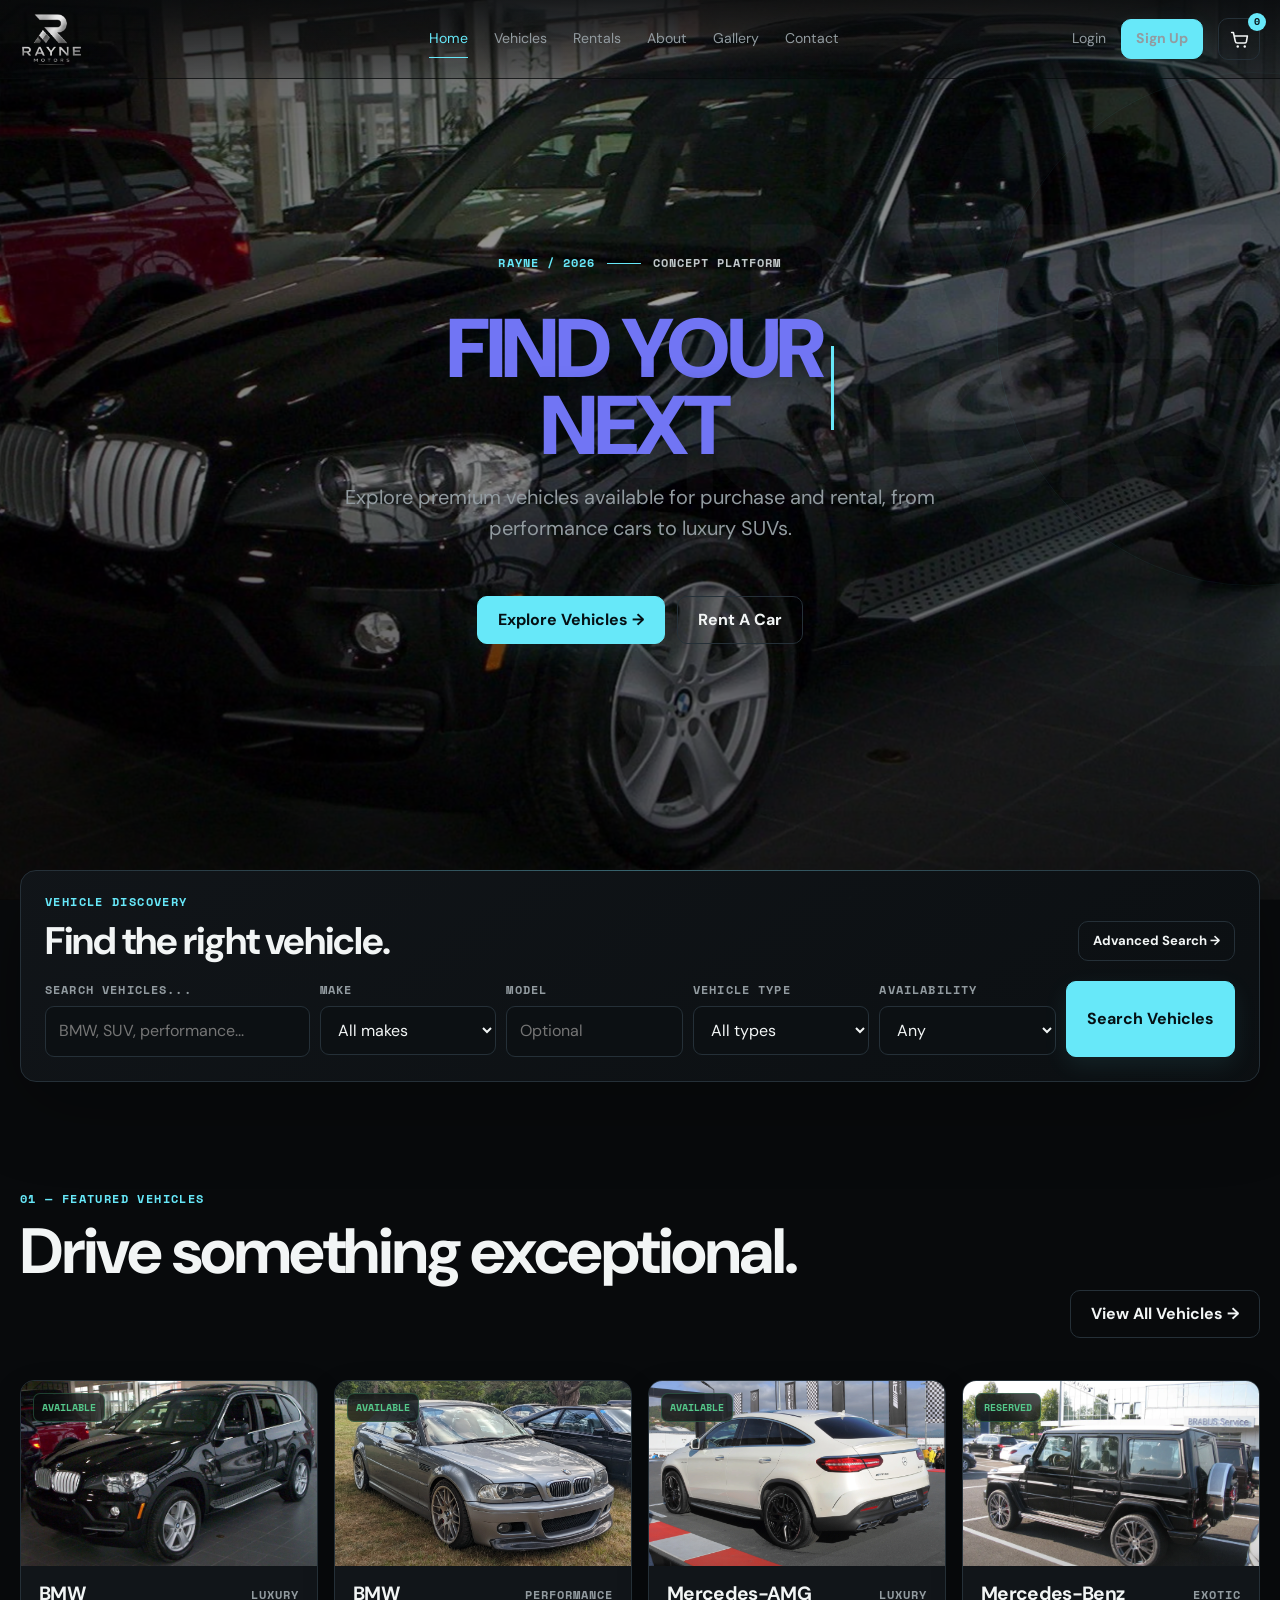
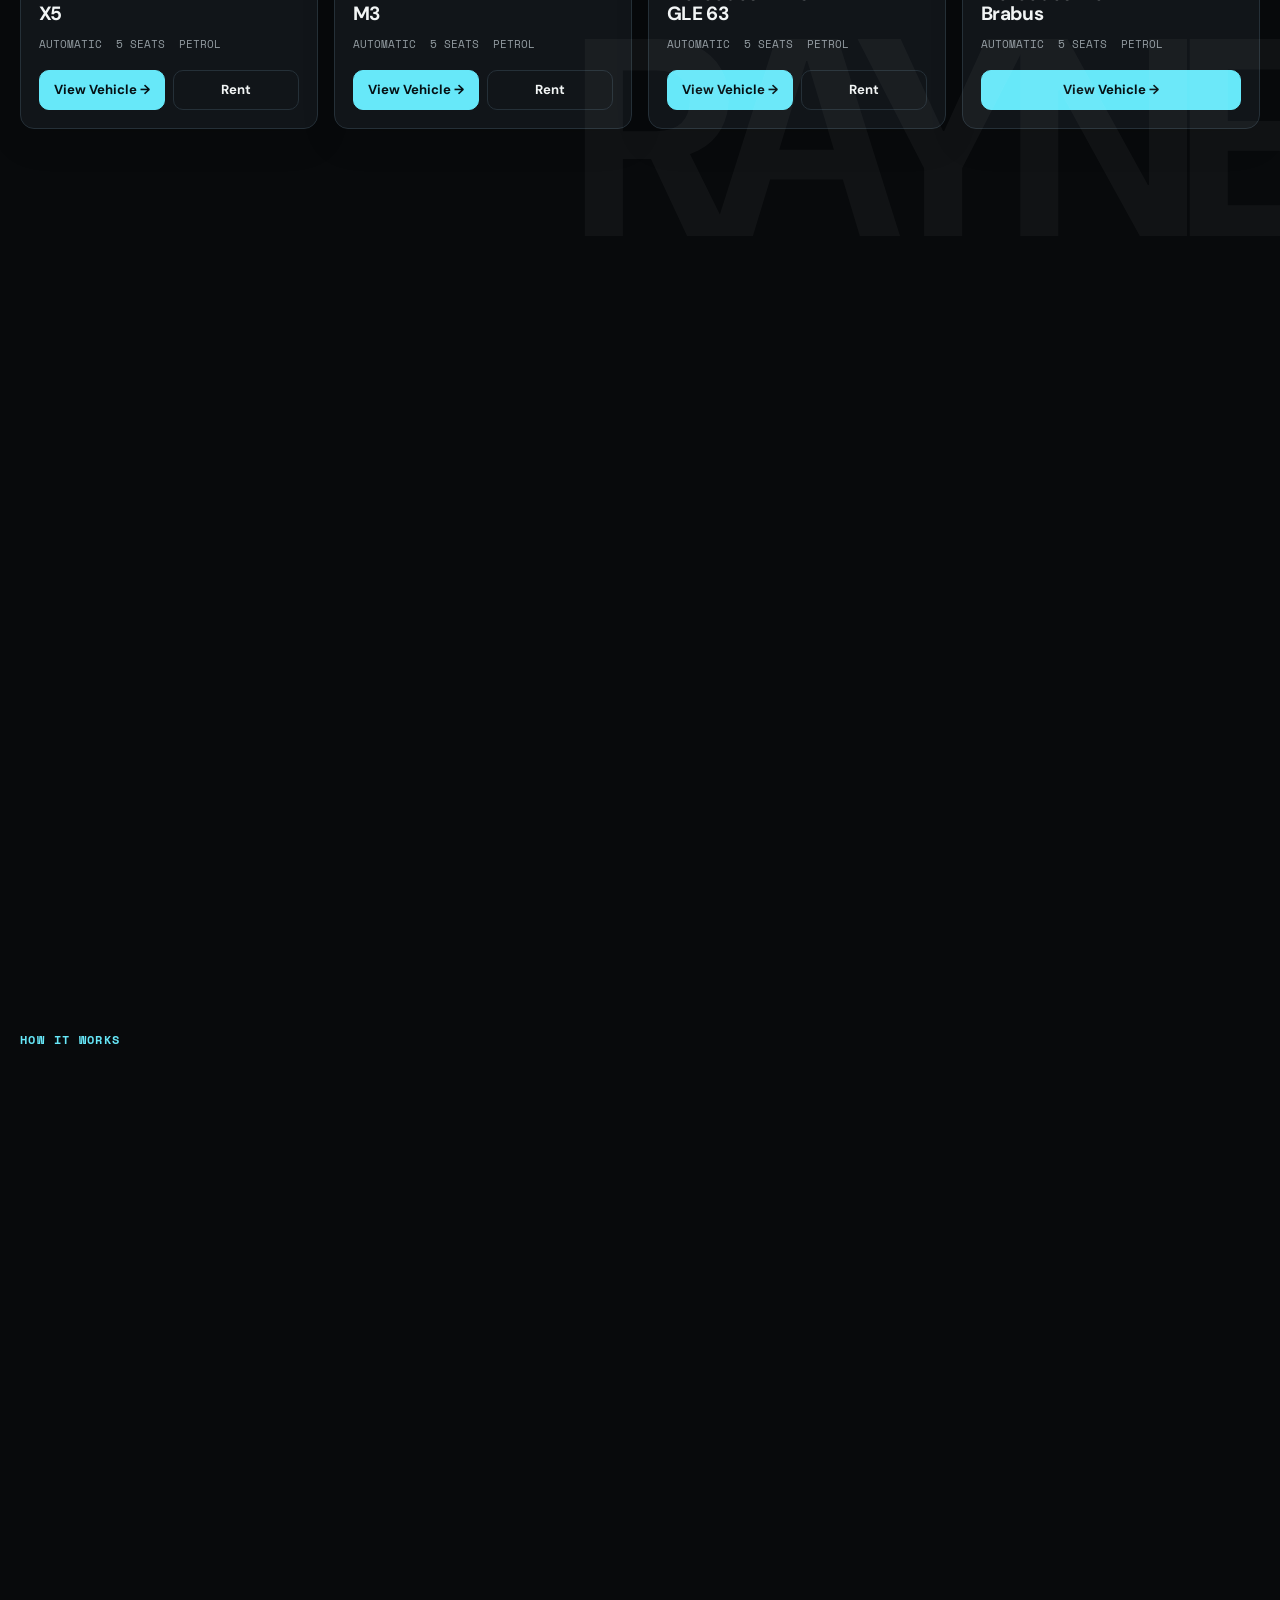
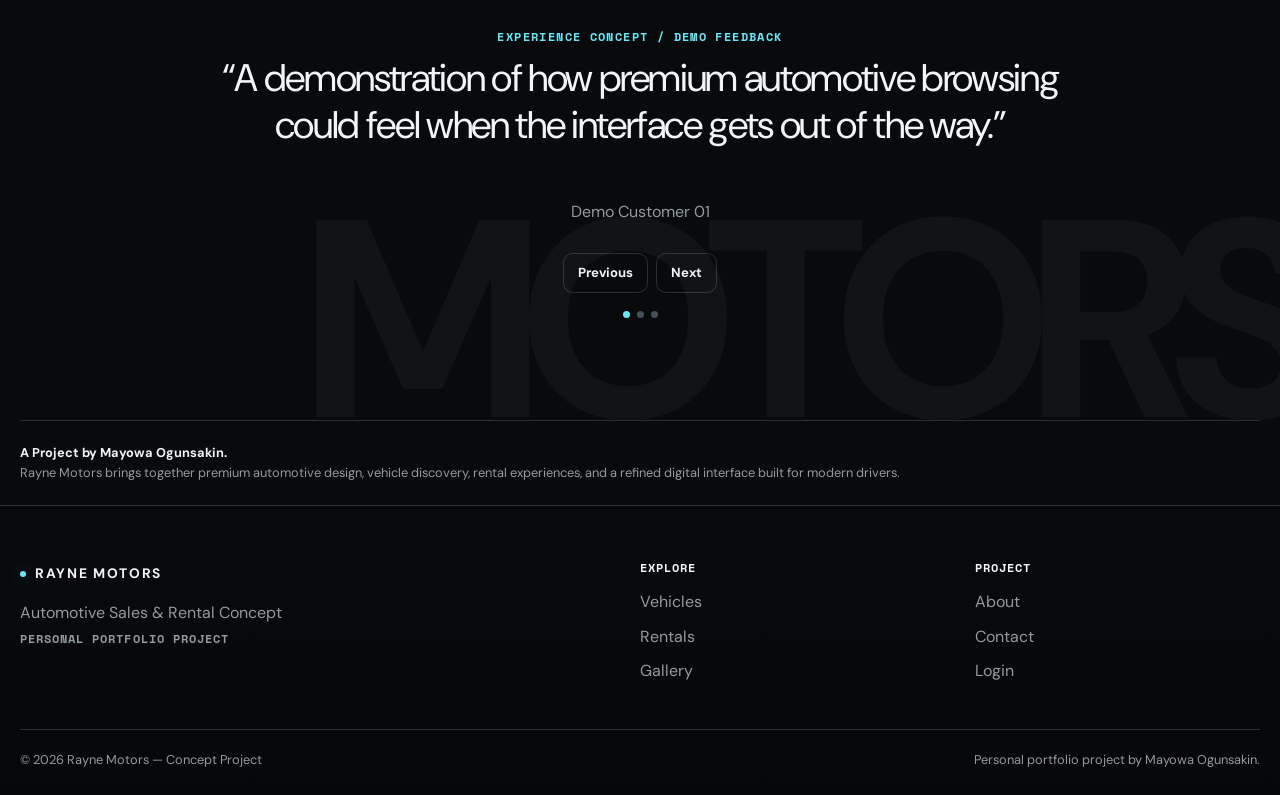
<file: index.html>
<!doctype html>
<html lang="en">
<head>
    <meta charset="utf-8">
    <meta name="viewport" content="width=device-width,initial-scale=1">
    <meta name="description" content="Rayne Motors — premium automotive dealership and rental concept project by Mayowa Ogunsakin.">
    <title>RAYNE MOTORS — Find Your Next Drive</title>
    <link rel="stylesheet" href="css/style.css">
</head>

<body>
    <header class="site-header">
        <div class="container nav">
            <a href="index.html" class="brand" aria-label="Rayne Motors home">
                <img src="assets/images/rayne-motors-logo.png" alt="Rayne Motors">
            </a>

            <nav class="nav-links" aria-label="Primary">
                <a data-nav href="index.html">Home</a>
                <a data-nav href="vehicles.html">Vehicles</a>
                <a data-nav href="rentals.html">Rentals</a>
                <a data-nav href="about.html">About</a>
                <a data-nav href="gallery.html">Gallery</a>
                <a data-nav href="contact.html">Contact</a>
            </nav>

            <div class="nav-actions">
                <a href="login.html">Login</a>
                <a class="btn btn-small btn-primary" href="signup.html">Sign Up</a>

                <button class="icon-btn cart-wrap" data-cart-open aria-label="Open cart">
                    <svg class="cart-icon" viewBox="0 0 24 24" fill="none"
                        xmlns="http://www.w3.org/2000/svg" aria-hidden="true">
                        <path
                            d="M3 4H5L7.2 14.2C7.4 15.2 8.3 16 9.4 16H17.8C18.8 16 19.6 15.4 19.9 14.5L21 8H6"
                            stroke="currentColor"
                            stroke-width="1.8"
                            stroke-linecap="round"
                            stroke-linejoin="round"
                        />
                        <circle cx="10" cy="20" r="1.4" fill="currentColor"/>
                        <circle cx="18" cy="20" r="1.4" fill="currentColor"/>
                    </svg>

                    <span class="cart-count">0</span>
                </button>

                <button class="menu-btn" aria-label="Open menu">☰</button>
            </div>
        </div>
    </header>

    <div class="mobile-drawer">
        <button
            class="icon-btn"
            data-mobile-close
            aria-label="Close menu"
            style="position:absolute;right:24px;top:24px"
        >
            ×
        </button>

        <nav class="mobile-links">
            <a data-nav href="index.html">Home</a>
            <a data-nav href="vehicles.html">Vehicles</a>
            <a data-nav href="rentals.html">Rentals</a>
            <a data-nav href="about.html">About</a>
            <a data-nav href="gallery.html">Gallery</a>
            <a data-nav href="contact.html">Contact</a>
            <a href="login.html">Login</a>
        </nav>

        <div class="mobile-footer mono">FIND YOUR NEXT DRIVE.</div>
    </div>

    <div class="scrim"></div>

    <main>
        <section class="hero">
            <div class="hero-media hero-slideshow">
                <img
                    class="hero-slide active"
                    src="assets/images/bmw-x5.webp"
                    alt="BMW X5"
                >
                <img
                    class="hero-slide"
                    src="assets/images/mercedes-amg-gle.webp"
                    alt="Mercedes AMG GLE"
                >
                <img
                    class="hero-slide"
                    src="assets/images/brabus-g.webp"
                    alt="Brabus G"
                >
                <img
                    class="hero-slide"
                    src="assets/images/ferrari-roma.webp"
                    alt="Ferrari Roma"
                >
                <img
                    class="hero-slide"
                    src="assets/images/bmw-m3.webp"
                    alt="BMW M3"
                >
            </div>

            <div class="container hero-content">
                <div class="hero-kicker mono">
                    <span>RAYNE / 2026</span>
                    <span>CONCEPT PLATFORM</span>
                </div>

                <h1 class="typing-hero">
                    <span id="heroTyping"></span>
                    <span class="typing-cursor"></span>
                </h1>

                <p class="lead">
                    Explore premium vehicles available for purchase and rental,
                    from performance cars to luxury SUVs.
                </p>

                <div class="hero-actions">
                    <a class="btn btn-primary" href="vehicles.html">
                        Explore Vehicles →
                    </a>
                    <a class="btn btn-ghost" href="rentals.html">
                        Rent A Car
                    </a>
                </div>
            </div>

            <div class="hero-watermark">
                RAYNE<br>
                MOTORS
            </div>
        </section>

        <div class="container">
            <section class="search-shell reveal">
                <div class="section-head" style="margin-bottom:20px">
                    <div>
                        <div class="eyebrow mono">VEHICLE DISCOVERY</div>
                        <h2 style="font-size:clamp(1.8rem,3vw,3rem);margin:0">
                            Find the right vehicle.
                        </h2>
                    </div>

                    <a class="btn btn-small btn-ghost" href="vehicles.html">
                        Advanced Search →
                    </a>
                </div>

                <form class="search-grid" action="vehicles.html">
                    <div class="field search-main">
                        <label for="q">Search vehicles...</label>
                        <input
                            id="q"
                            name="q"
                            placeholder="BMW, SUV, performance..."
                        >
                    </div>

                    <div class="field">
                        <label>Make</label>
                        <select name="make">
                            <option value="">All makes</option>
                            <option>BMW</option>
                            <option>Mercedes-AMG</option>
                            <option>Mercedes-Benz</option>
                            <option>Ferrari</option>
                            <option>Ford</option>
                            <option>Dodge</option>
                            <option>Lexus</option>
                        </select>
                    </div>

                    <div class="field">
                        <label>Model</label>
                        <input name="model" placeholder="Optional">
                    </div>

                    <div class="field">
                        <label>Vehicle Type</label>
                        <select name="type">
                            <option value="">All types</option>
                            <option>SUV</option>
                            <option>Sedan</option>
                            <option>Coupe</option>
                        </select>
                    </div>

                    <div class="field">
                        <label>Availability</label>
                        <select name="availability">
                            <option value="">Any</option>
                            <option>Available</option>
                            <option>Reserved</option>
                            <option>Rental Only</option>
                        </select>
                    </div>

                    <button class="btn btn-primary" type="submit">
                        Search Vehicles
                    </button>
                </form>
            </section>
        </div>

        <section class="section">
            <div class="container">
                <div class="section-head reveal">
                    <div>
                        <div class="eyebrow mono">01 — FEATURED VEHICLES</div>
                        <h2>Drive something exceptional.</h2>
                    </div>

                    <a class="btn btn-ghost" href="vehicles.html">
                        View All Vehicles →
                    </a>
                </div>

                <div class="vehicle-grid" id="homeVehicles"></div>
            </div>

            <div class="watermark">RAYNE</div>
        </section>

        <section class="section section--tight">
            <div class="container editorial reveal">
                <div class="editorial-media">
                    <img
                        src="assets/images/rayne-showroom.png"
                        alt="Rayne Motors showroom with a fleet of premium vehicles"
                        style="width:100%;height:100%;object-fit:cover"
                    >
                </div>

                <div class="editorial-copy">
                    <div class="eyebrow mono">MORE THAN A VEHICLE</div>
                    <h2>Driven by the journey.</h2>

                    <p class="lead">
                        A great automotive experience is about more than the car itself.
                        It is about discovery, confidence, convenience, and the journey that follows.
                    </p>

                    <a class="btn btn-primary" href="about.html">
                        Explore The Story →
                    </a>
                </div>
            </div>
        </section>

        <section class="section">
            <div class="container">
                <div class="eyebrow mono">HOW IT WORKS</div>
                <h2 class="reveal">A simpler route to your next drive.</h2>

                <div class="steps reveal">
                    <div class="step">
                        <div class="step-number mono">01</div>
                        <h3>DISCOVER</h3>
                        <p>
                            Browse vehicles by category, make, model, or preference.
                        </p>
                    </div>

                    <div class="step">
                        <div class="step-number mono">02</div>
                        <h3>CHOOSE</h3>
                        <p>
                            Explore vehicle details and select the right option.
                        </p>
                    </div>

                    <div class="step">
                        <div class="step-number mono">03</div>
                        <h3>BOOK</h3>
                        <p>
                            Submit a rental request or contact Rayne Motors about a vehicle.
                        </p>
                    </div>
                </div>
            </div>
        </section>

        <section class="section section--tight">
            <div class="container">
                <div class="testimonial reveal">
                    <div class="eyebrow mono">
                        EXPERIENCE CONCEPT / DEMO FEEDBACK
                    </div>

                    <div id="quote" class="quote">
                        “A demonstration of how premium automotive browsing could feel when the interface gets out of the way.”
                    </div>

                    <div id="quoteMeta" class="quote-meta">
                        Demo Customer 01
                    </div>

                    <div class="carousel-controls">
                        <button class="btn btn-small btn-ghost" id="prevQuote">
                            Previous
                        </button>
                        <button class="btn btn-small btn-ghost" id="nextQuote">
                            Next
                        </button>
                    </div>

                    <div class="dots" id="quoteDots"></div>
                </div>
            </div>

            <div class="watermark">MOTORS</div>
        </section>
    </main>

    <div
        class="container"
        style="padding:22px 0;border-top:1px solid var(--border);color:var(--muted);font-size:.8rem"
    >
        <strong style="color:var(--text)">
            A Project by Mayowa Ogunsakin.
        </strong>
        <br>
        Rayne Motors brings together premium automotive design, vehicle discovery,
        rental experiences, and a refined digital interface built for modern drivers.
        </br>
    </div>

    <footer class="footer">
        <div class="container">
            <div class="footer-grid">
                <div>
                    <a class="logo" href="index.html">RAYNE MOTORS</a>

                    <p class="muted" style="max-width:400px;margin-top:15px">
                        Automotive Sales & Rental Concept<br>
                        <span class="mono">Personal Portfolio Project</span>
                    </p>
                </div>

                <div>
                    <div class="mono">Explore</div>

                    <div class="footer-links" style="margin-top:15px">
                        <a href="vehicles.html">Vehicles</a>
                        <a href="rentals.html">Rentals</a>
                        <a href="gallery.html">Gallery</a>
                    </div>
                </div>

                <div>
                    <div class="mono">Project</div>

                    <div class="footer-links" style="margin-top:15px">
                        <a href="about.html">About</a>
                        <a href="contact.html">Contact</a>
                        <a href="login.html">Login</a>
                    </div>
                </div>
            </div>

            <div class="footer-bottom">
                <div>© 2026 Rayne Motors — Concept Project</div>
                <div>Personal portfolio project by Mayowa Ogunsakin.</div>
            </div>
        </div>
    </footer>

    <aside class="cart-drawer" aria-label="Shopping cart">
        <div class="cart-head">
            <strong>Your Selection</strong>

            <button class="icon-btn" data-close aria-label="Close cart">
                ×
            </button>
        </div>

        <div class="cart-items"></div>

        <div class="cart-foot">
            <p class="muted" style="margin-bottom:14px">
                Pricing is intentionally omitted. Use the next step to submit
                a demo request or contact enquiry.
            </p>

            <div style="display:flex;gap:8px">
                <button
                    class="btn btn-ghost"
                    data-clear-cart
                    onclick="RayneCart.clear()"
                >
                    Clear
                </button>

                <a class="btn btn-primary" href="rentals.html">
                    Request Booking
                </a>
            </div>
        </div>
    </aside>

    <script src="js/data.js"></script>
    <script src="js/main.js"></script>
    <script src="js/cart.js"></script>

    <script>
        document.addEventListener("DOMContentLoaded", () => {
            const g = document.querySelector("#homeVehicles");
            const featured = RAYNE_VEHICLES.slice(0, 4);

            g.innerHTML = featured.map(v => `
                <article class="vehicle-card reveal visible">
                    <div class="vehicle-image">
                        <img
                            src="${RAYNE_IMG(v.id)}"
                            alt="${v.brand} ${v.model} concept vehicle visual"
                        >
                        <span class="badge available">
                            ${v.availability}
                        </span>
                    </div>

                    <div class="card-body">
                        <div class="card-title">
                            <h3>
                                ${v.brand}<br>
                                ${v.model}
                            </h3>

                            <span class="mono">
                                ${v.category}
                            </span>
                        </div>

                        <div class="card-meta">
                            <span>${v.transmission}</span>
                            <span>${v.seats} Seats</span>
                            <span>${v.fuel}</span>
                        </div>

                        <div class="card-actions">
                            <a
                                class="btn btn-small btn-primary"
                                href="vehicle.html?id=${v.id}"
                            >
                                View Vehicle →
                            </a>

                            ${
                                v.rentalAvailable
                                    ? `
                                        <a
                                            class="btn btn-small btn-ghost"
                                            href="rentals.html?vehicle=${v.id}"
                                        >
                                            Rent
                                        </a>
                                    `
                                    : ""
                            }
                        </div>
                    </div>
                </article>
            `).join("");

            const q = [
                [
                    "“A demonstration of how premium automotive browsing could feel when the interface gets out of the way.”",
                    "Demo Customer 01"
                ],
                [
                    "“The concept makes discovery, filtering and rental requests feel like one continuous journey.”",
                    "Demo Customer 02"
                ],
                [
                    "“A clean portfolio example of an automotive product experience.”",
                    "Demo Customer 03"
                ]
            ];

            let i = 0;

            const text = document.querySelector("#quote");
            const meta = document.querySelector("#quoteMeta");
            const dots = document.querySelector("#quoteDots");

            dots.innerHTML = q.map((_, n) => `
                <button
                    class="dot ${n === 0 ? "active" : ""}"
                    aria-label="Go to feedback ${n + 1}"
                    data-dot="${n}"
                ></button>
            `).join("");

            function show(n) {
                i = (n + q.length) % q.length;

                text.style.opacity = 0;
                meta.style.opacity = 0;

                setTimeout(() => {
                    text.textContent = q[i][0];
                    meta.textContent = q[i][1];

                    text.style.opacity = 1;
                    meta.style.opacity = 1;

                    dots.querySelectorAll(".dot").forEach((d, k) => {
                        d.classList.toggle("active", k === i);
                    });
                }, 220);
            }

            document.querySelector("#prevQuote").onclick = () => show(i - 1);
            document.querySelector("#nextQuote").onclick = () => show(i + 1);

            dots.onclick = e => {
                if (e.target.dataset.dot) {
                    show(+e.target.dataset.dot);
                }
            };
        });
    </script>
</body>
</html>
</file>
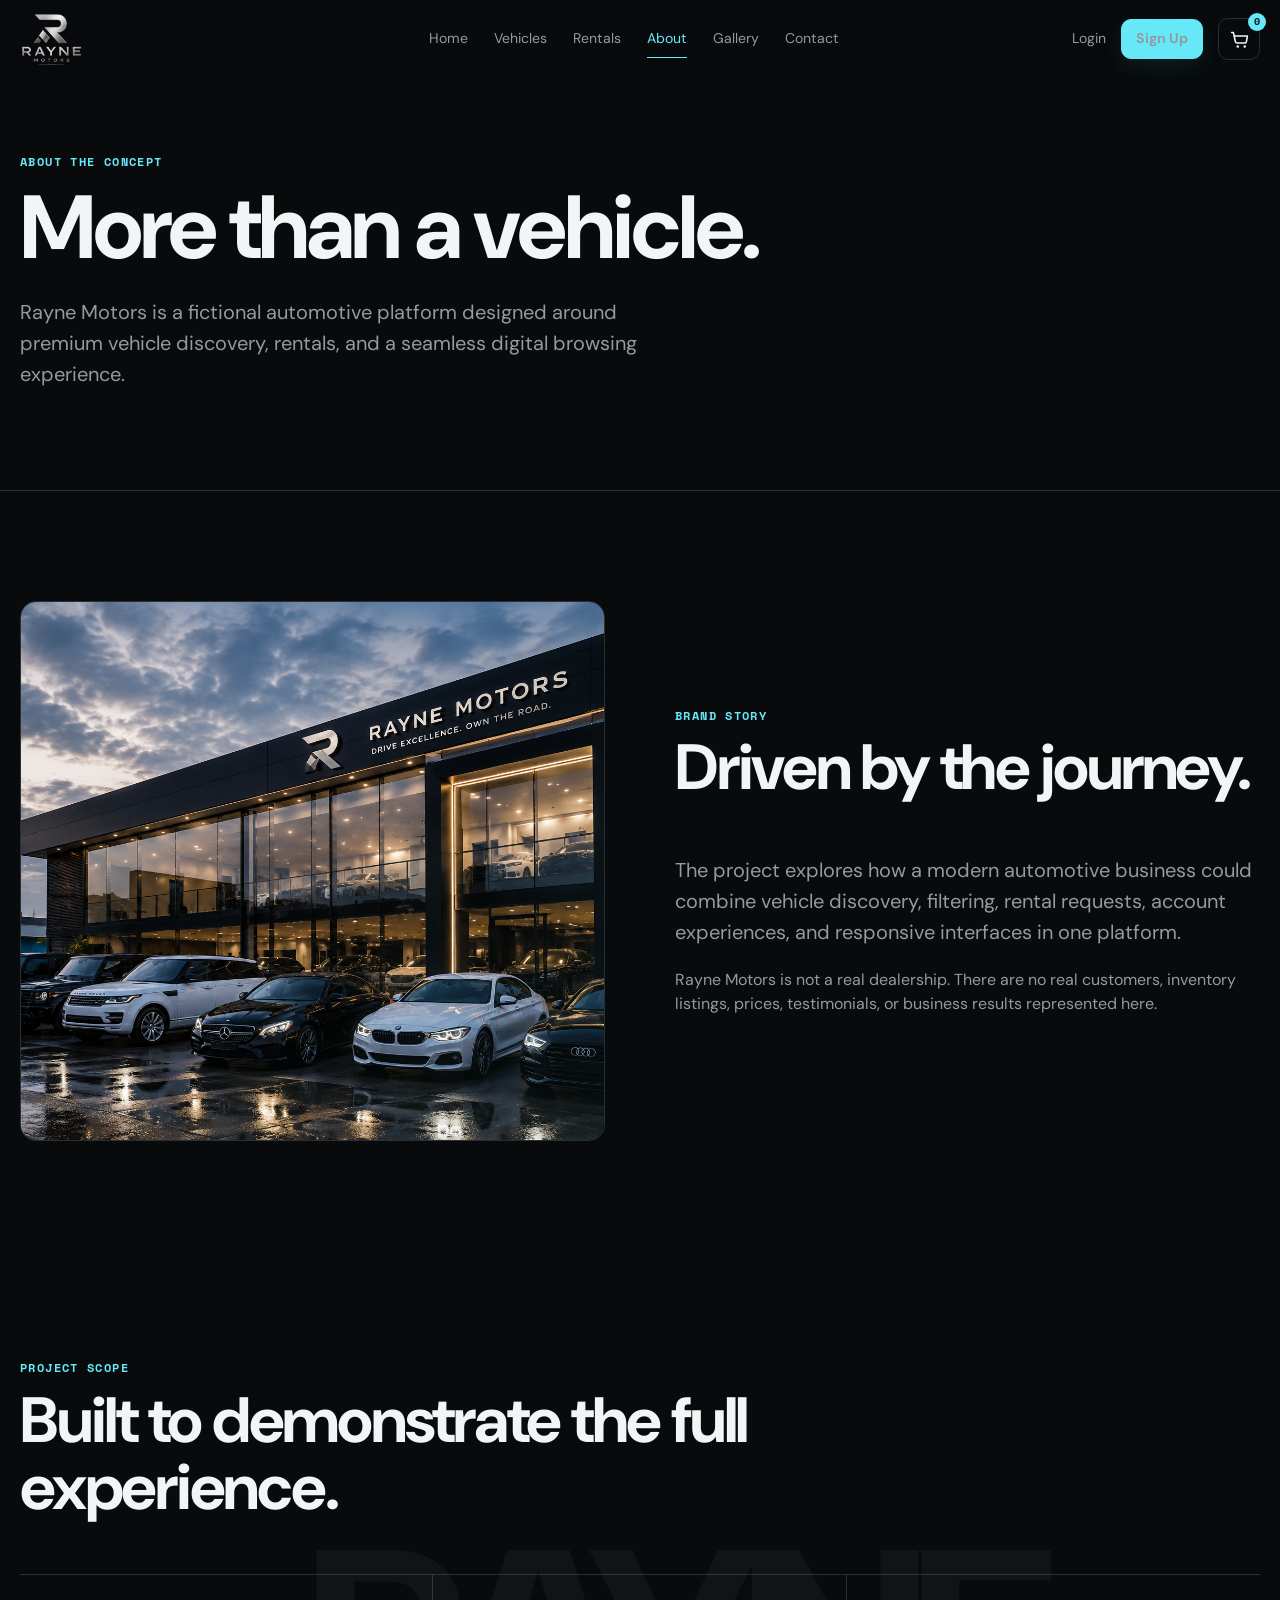
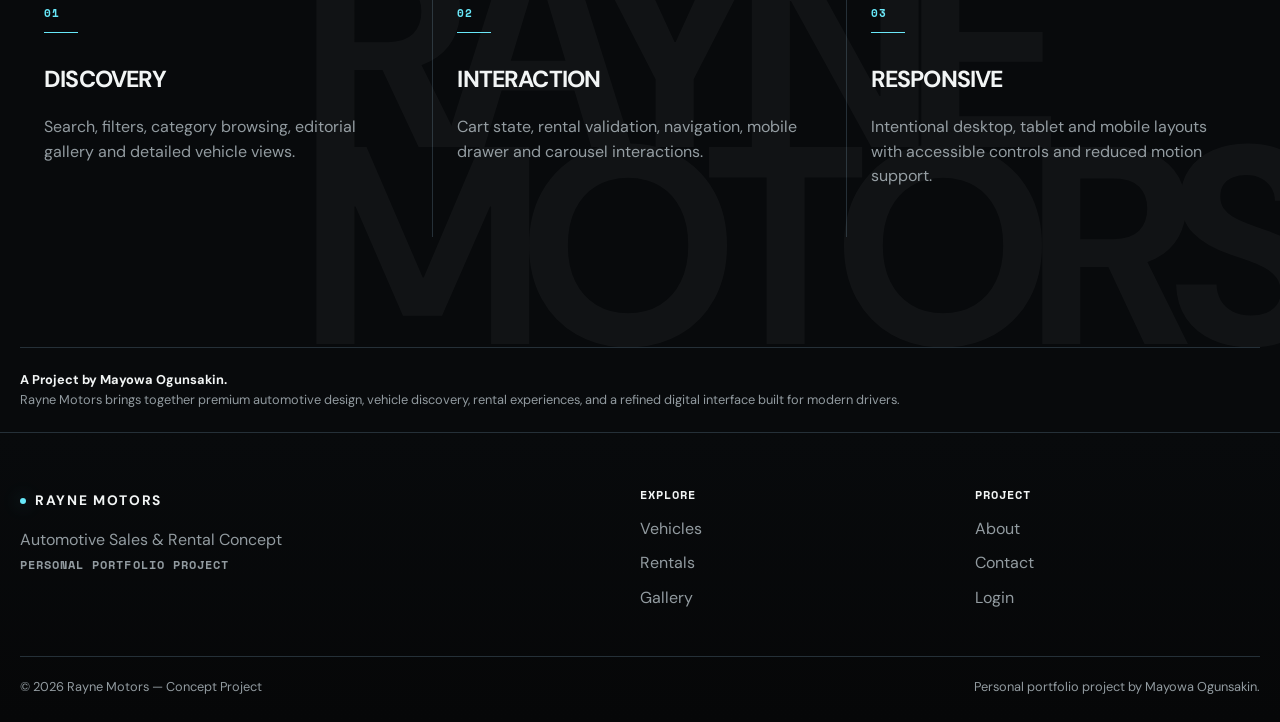
<file: about.html>
<!doctype html>
<html lang="en">

<head>
    <meta charset="utf-8">
    <meta name="viewport" content="width=device-width, initial-scale=1">
    <meta name="description" content="About — RAYNE MOTORS">
    <title>About — RAYNE MOTORS</title>
    <link rel="stylesheet" href="css/style.css">
</head>

<body>

    <!-- Header -->
    <header class="site-header">
        <div class="container nav">
            <a href="index.html" class="brand" aria-label="Rayne Motors home">
                <img src="assets/images/rayne-motors-logo.png" alt="Rayne Motors">
            </a>

            <nav class="nav-links" aria-label="Primary">
                <a data-nav href="index.html">Home</a>
                <a data-nav href="vehicles.html">Vehicles</a>
                <a data-nav href="rentals.html">Rentals</a>
                <a data-nav href="about.html">About</a>
                <a data-nav href="gallery.html">Gallery</a>
                <a data-nav href="contact.html">Contact</a>
            </nav>

            <div class="nav-actions">
                <a href="login.html">Login</a>
                <a class="btn btn-small btn-primary" href="signup.html">Sign Up</a>

                <button class="icon-btn cart-wrap" data-cart-open aria-label="Open cart">
                    <svg class="cart-icon" viewBox="0 0 24 24" fill="none" xmlns="http://www.w3.org/2000/svg" aria-hidden="true">
                        <path d="M3 4H5L7.2 14.2C7.4 15.2 8.3 16 9.4 16H17.8C18.8 16 19.6 15.4 19.9 14.5L21 8H6" stroke="currentColor" stroke-width="1.8" stroke-linecap="round" stroke-linejoin="round"/>
                        <circle cx="10" cy="20" r="1.4" fill="currentColor"/>
                        <circle cx="18" cy="20" r="1.4" fill="currentColor"/>
                    </svg>
                    <span class="cart-count">0</span>
                </button>

                <button class="menu-btn" aria-label="Open menu">☰</button>
            </div>
        </div>
    </header>

    <!-- Mobile Drawer -->
    <div class="mobile-drawer">
        <button class="icon-btn" data-mobile-close aria-label="Close menu" style="position:absolute;right:24px;top:24px">×</button>

        <nav class="mobile-links">
            <a data-nav href="index.html">Home</a>
            <a data-nav href="vehicles.html">Vehicles</a>
            <a data-nav href="rentals.html">Rentals</a>
            <a data-nav href="about.html">About</a>
            <a data-nav href="gallery.html">Gallery</a>
            <a data-nav href="contact.html">Contact</a>
            <a href="login.html">Login</a>
        </nav>

        <div class="mobile-footer mono">FIND YOUR NEXT DRIVE.</div>
    </div>

    <div class="scrim"></div>

    <main>

        <!-- Page Hero -->
        <section class="page-hero">
            <div class="container">
                <div class="eyebrow mono">ABOUT THE CONCEPT</div>
                <h1>More than a vehicle.</h1>
                <p class="lead">
                    Rayne Motors is a fictional automotive platform designed around premium vehicle discovery, rentals, and a seamless digital browsing experience.
                </p>
            </div>
        </section>

        <!-- Brand Story -->
        <section class="section">
            <div class="container editorial">
                <div class="editorial-media">
                    <img src="assets/images/rayne-showroom.png" alt="Rayne Motors showroom with a fleet of premium vehicles" style="display:block;width:100%;height:100%;object-fit:cover;">
                </div>

                <div class="editorial-copy">
                    <div class="eyebrow mono">BRAND STORY</div>
                    <h2>Driven by the journey.</h2>
                    <p class="lead">
                        The project explores how a modern automotive business could combine vehicle discovery, filtering, rental requests, account experiences, and responsive interfaces in one platform.
                    </p>
                    <p class="muted">
                        Rayne Motors is not a real dealership. There are no real customers, inventory listings, prices, testimonials, or business results represented here.
                    </p>
                </div>
            </div>
        </section>

        <!-- Project Scope -->
        <section class="section">
            <div class="container">
                <div class="eyebrow mono">PROJECT SCOPE</div>
                <h2 class="reveal">Built to demonstrate the full experience.</h2>

                <div class="steps reveal">
                    <div class="step">
                        <div class="step-number mono">01</div>
                        <h3>DISCOVERY</h3>
                        <p>
                            Search, filters, category browsing, editorial gallery and detailed vehicle views.
                        </p>
                    </div>

                    <div class="step">
                        <div class="step-number mono">02</div>
                        <h3>INTERACTION</h3>
                        <p>
                            Cart state, rental validation, navigation, mobile drawer and carousel interactions.
                        </p>
                    </div>

                    <div class="step">
                        <div class="step-number mono">03</div>
                        <h3>RESPONSIVE</h3>
                        <p>
                            Intentional desktop, tablet and mobile layouts with accessible controls and reduced motion support.
                        </p>
                    </div>
                </div>
            </div>

            <div class="watermark">
                RAYNE<br>MOTORS
            </div>
        </section>

    </main>

    <!-- Project Information -->
    <div class="container" style="padding:22px 0;border-top:1px solid var(--border);color:var(--muted);font-size:.8rem">
        <strong style="color:var(--text)">A Project by Mayowa Ogunsakin.</strong><br>
        Rayne Motors brings together premium automotive design, vehicle discovery, rental experiences, and a refined digital interface built for modern drivers.
        <br>
    </div>

    <!-- Footer -->
    <footer class="footer">
        <div class="container">
            <div class="footer-grid">
                <div>
                    <a class="logo" href="index.html">RAYNE MOTORS</a>
                    <p class="muted" style="max-width:400px;margin-top:15px">
                        Automotive Sales & Rental Concept<br>
                        <span class="mono">Personal Portfolio Project</span>
                    </p>
                </div>

                <div>
                    <div class="mono">Explore</div>
                    <div class="footer-links" style="margin-top:15px">
                        <a href="vehicles.html">Vehicles</a>
                        <a href="rentals.html">Rentals</a>
                        <a href="gallery.html">Gallery</a>
                    </div>
                </div>

                <div>
                    <div class="mono">Project</div>
                    <div class="footer-links" style="margin-top:15px">
                        <a href="about.html">About</a>
                        <a href="contact.html">Contact</a>
                        <a href="login.html">Login</a>
                    </div>
                </div>
            </div>

            <div class="footer-bottom">
                <div>© 2026 Rayne Motors — Concept Project</div>
                <div>Personal portfolio project by Mayowa Ogunsakin.</div>
            </div>
        </div>
    </footer>

    <!-- Cart Drawer -->
    <aside class="cart-drawer" aria-label="Shopping cart">
        <div class="cart-head">
            <strong>Your Selection</strong>
            <button class="icon-btn" data-close aria-label="Close cart">×</button>
        </div>

        <div class="cart-items"></div>

        <div class="cart-foot">
            <p class="muted" style="margin-bottom:14px">
                Pricing is intentionally omitted. Use the next step to submit a demo request or contact enquiry.
            </p>

            <div style="display:flex;gap:8px">
                <button class="btn btn-ghost" data-clear-cart onclick="RayneCart.clear()">Clear</button>
                <a class="btn btn-primary" href="rentals.html">Request Booking</a>
            </div>
        </div>
    </aside>

    <!-- JavaScript -->
    <script src="js/data.js"></script>
    <script src="js/main.js"></script>
    <script src="js/cart.js"></script>

</body>

</html>
</file>
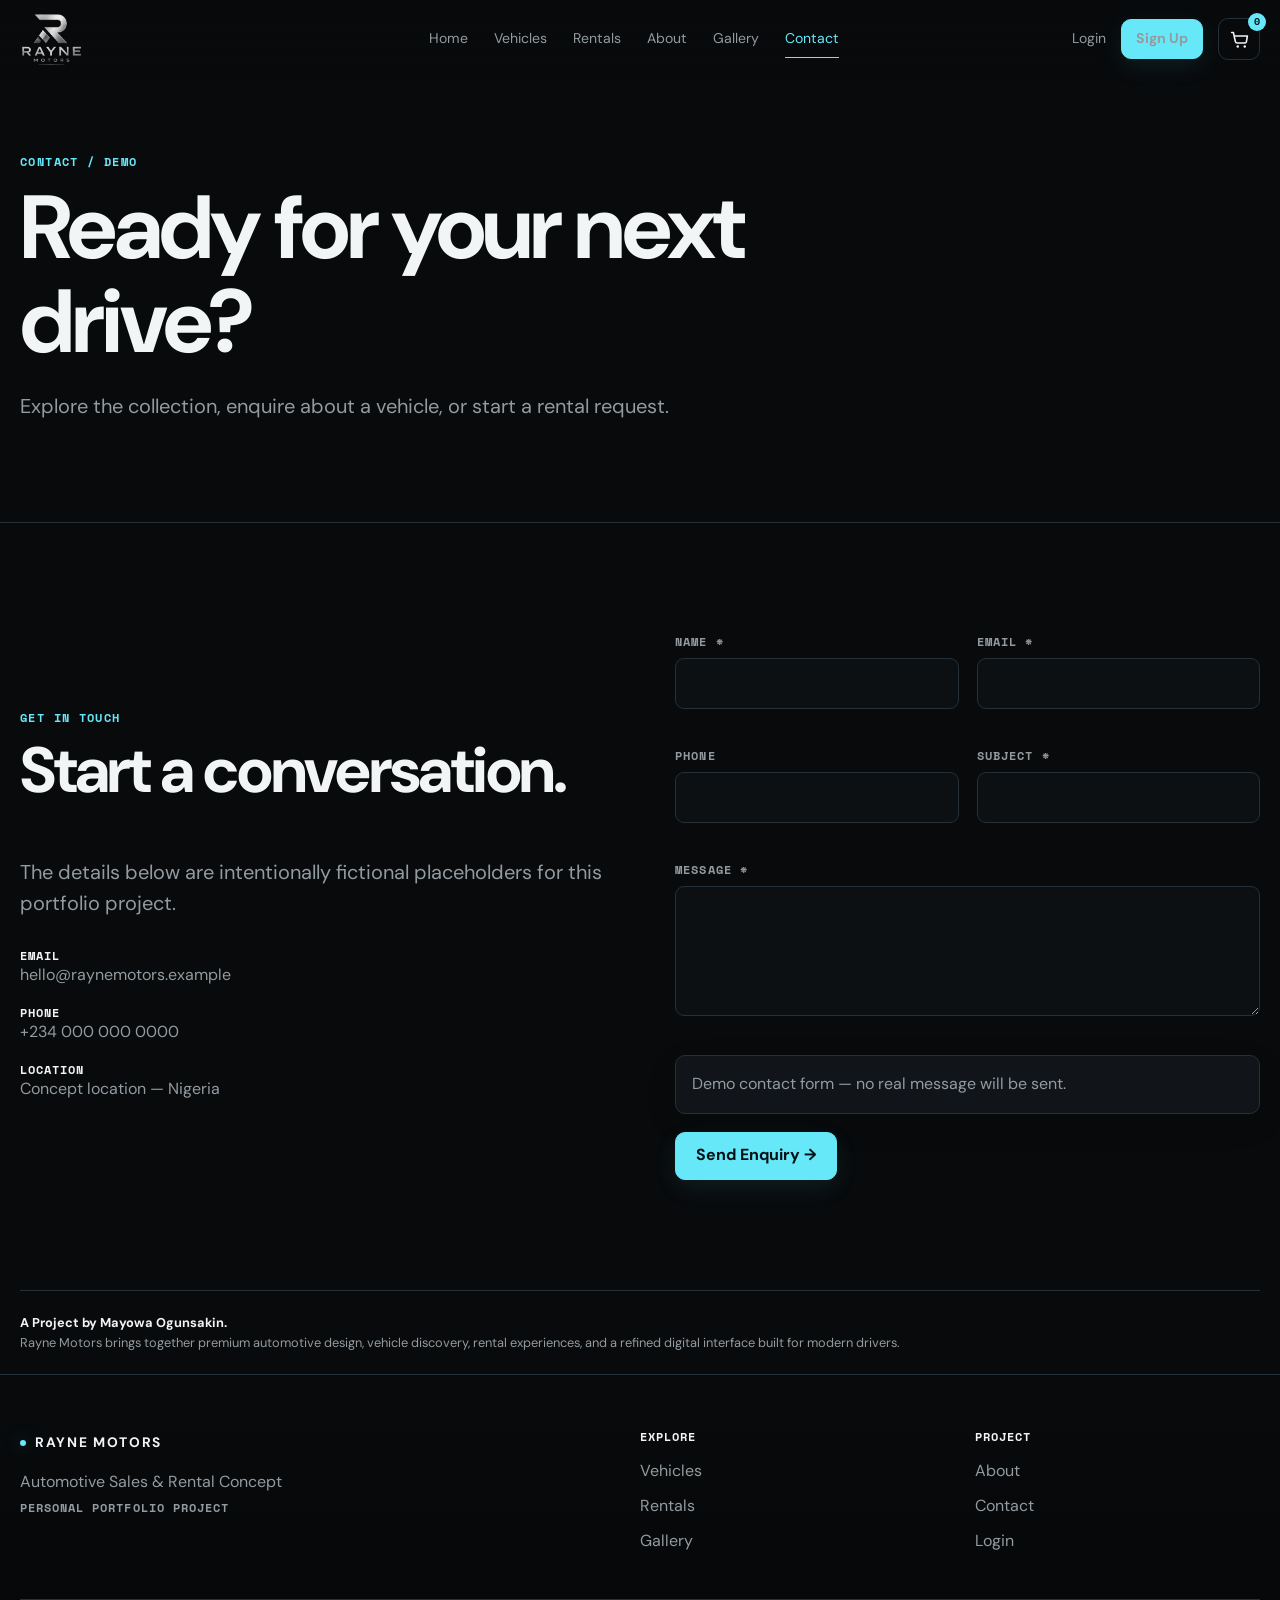
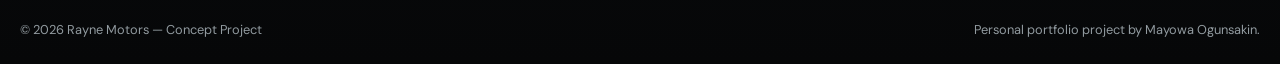
<file: contact.html>
<!doctype html>
<html lang="en">
<head>
  <meta charset="utf-8">
  <meta name="viewport" content="width=device-width,initial-scale=1">
  <meta name="description" content="Rayne Motors — premium automotive dealership and rental concept project by Mayowa Ogunsakin.">
  <title>Contact — RAYNE MOTORS</title>
  <link rel="stylesheet" href="css/style.css">
</head>

<body>
  <header class="site-header">
    <div class="container nav">
      <a href="index.html" class="brand" aria-label="Rayne Motors home">
        <img src="assets/images/rayne-motors-logo.png" alt="Rayne Motors">
      </a>

      <nav class="nav-links" aria-label="Primary">
        <a data-nav href="index.html">Home</a>
        <a data-nav href="vehicles.html">Vehicles</a>
        <a data-nav href="rentals.html">Rentals</a>
        <a data-nav href="about.html">About</a>
        <a data-nav href="gallery.html">Gallery</a>
        <a data-nav href="contact.html">Contact</a>
      </nav>

      <div class="nav-actions">
        <a href="login.html">Login</a>
        <a class="btn btn-small btn-primary" href="signup.html">Sign Up</a>

        <button class="icon-btn cart-wrap" data-cart-open aria-label="Open cart">
          <svg class="cart-icon" viewBox="0 0 24 24" fill="none" xmlns="http://www.w3.org/2000/svg" aria-hidden="true">
            <path d="M3 4H5L7.2 14.2C7.4 15.2 8.3 16 9.4 16H17.8C18.8 16 19.6 15.4 19.9 14.5L21 8H6" stroke="currentColor" stroke-width="1.8" stroke-linecap="round" stroke-linejoin="round"/>
            <circle cx="10" cy="20" r="1.4" fill="currentColor"/>
            <circle cx="18" cy="20" r="1.4" fill="currentColor"/>
          </svg>
          <span class="cart-count">0</span>
        </button>

        <button class="menu-btn" aria-label="Open menu">☰</button>
      </div>
    </div>
  </header>

  <div class="mobile-drawer">
    <button class="icon-btn" data-mobile-close aria-label="Close menu" style="position:absolute;right:24px;top:24px">×</button>

    <nav class="mobile-links">
      <a data-nav href="index.html">Home</a>
      <a data-nav href="vehicles.html">Vehicles</a>
      <a data-nav href="rentals.html">Rentals</a>
      <a data-nav href="about.html">About</a>
      <a data-nav href="gallery.html">Gallery</a>
      <a data-nav href="contact.html">Contact</a>
      <a href="login.html">Login</a>
    </nav>

    <div class="mobile-footer mono">FIND YOUR NEXT DRIVE.</div>
  </div>

  <div class="scrim"></div>

  <main>
    <section class="page-hero">
      <div class="container">
        <div class="eyebrow mono">CONTACT / DEMO</div>
        <h1>Ready for your next drive?</h1>
        <p class="lead">Explore the collection, enquire about a vehicle, or start a rental request.</p>
      </div>
    </section>

    <section class="section">
      <div class="container editorial">
        <div>
          <div class="eyebrow mono">GET IN TOUCH</div>
          <h2>Start a conversation.</h2>
          <p class="lead">The details below are intentionally fictional placeholders for this portfolio project.</p>

          <div style="display:grid;gap:18px;margin-top:30px">
            <div>
              <div class="mono">Email</div>
              <div class="muted">hello@raynemotors.example</div>
            </div>

            <div>
              <div class="mono">Phone</div>
              <div class="muted">+234 000 000 0000</div>
            </div>

            <div>
              <div class="mono">Location</div>
              <div class="muted">Concept location — Nigeria</div>
            </div>
          </div>
        </div>

        <form id="contactForm" class="form-grid">
          <div class="field">
            <label>Name *</label>
            <input required>
            <div class="error-text"></div>
          </div>

          <div class="field">
            <label>Email *</label>
            <input type="email" required>
            <div class="error-text"></div>
          </div>

          <div class="field">
            <label>Phone</label>
            <input>
          </div>

          <div class="field">
            <label>Subject *</label>
            <input required>
            <div class="error-text"></div>
          </div>

          <div class="field full">
            <label>Message *</label>
            <textarea required></textarea>
            <div class="error-text"></div>
          </div>

          <div class="full">
            <div id="contactNotice" class="notice">Demo contact form — no real message will be sent.</div>
          </div>

          <div class="full">
            <button class="btn btn-primary" type="submit">Send Enquiry →</button>
          </div>
        </form>
      </div>
    </section>
  </main>

  <div class="container" style="padding:22px 0;border-top:1px solid var(--border);color:var(--muted);font-size:.8rem">
    <strong style="color:var(--text)">A Project by Mayowa Ogunsakin.</strong>
    <br>
    Rayne Motors brings together premium automotive design, vehicle discovery, rental experiences, and a refined digital interface built for modern drivers.
  </div>

  <footer class="footer">
    <div class="container">
      <div class="footer-grid">
        <div>
          <a class="logo" href="index.html">RAYNE MOTORS</a>
          <p class="muted" style="max-width:400px;margin-top:15px">
            Automotive Sales & Rental Concept<br>
            <span class="mono">Personal Portfolio Project</span>
          </p>
        </div>

        <div>
          <div class="mono">Explore</div>
          <div class="footer-links" style="margin-top:15px">
            <a href="vehicles.html">Vehicles</a>
            <a href="rentals.html">Rentals</a>
            <a href="gallery.html">Gallery</a>
          </div>
        </div>

        <div>
          <div class="mono">Project</div>
          <div class="footer-links" style="margin-top:15px">
            <a href="about.html">About</a>
            <a href="contact.html">Contact</a>
            <a href="login.html">Login</a>
          </div>
        </div>
      </div>

      <div class="footer-bottom">
        <div>© 2026 Rayne Motors — Concept Project</div>
        <div>Personal portfolio project by Mayowa Ogunsakin.</div>
      </div>
    </div>
  </footer>

  <aside class="cart-drawer" aria-label="Shopping cart">
    <div class="cart-head">
      <strong>Your Selection</strong>
      <button class="icon-btn" data-close aria-label="Close cart">×</button>
    </div>

    <div class="cart-items"></div>

    <div class="cart-foot">
      <p class="muted" style="margin-bottom:14px">
        Pricing is intentionally omitted. Use the next step to submit a demo request or contact enquiry.
      </p>

      <div style="display:flex;gap:8px">
        <button class="btn btn-ghost" data-clear-cart onclick="RayneCart.clear()">Clear</button>
        <a class="btn btn-primary" href="rentals.html">Request Booking</a>
      </div>
    </div>
  </aside>

  <script src="js/data.js"></script>
  <script src="js/main.js"></script>
  <script src="js/cart.js"></script>
  <script src="js/contact.js"></script>
</body>
</html>
</file>
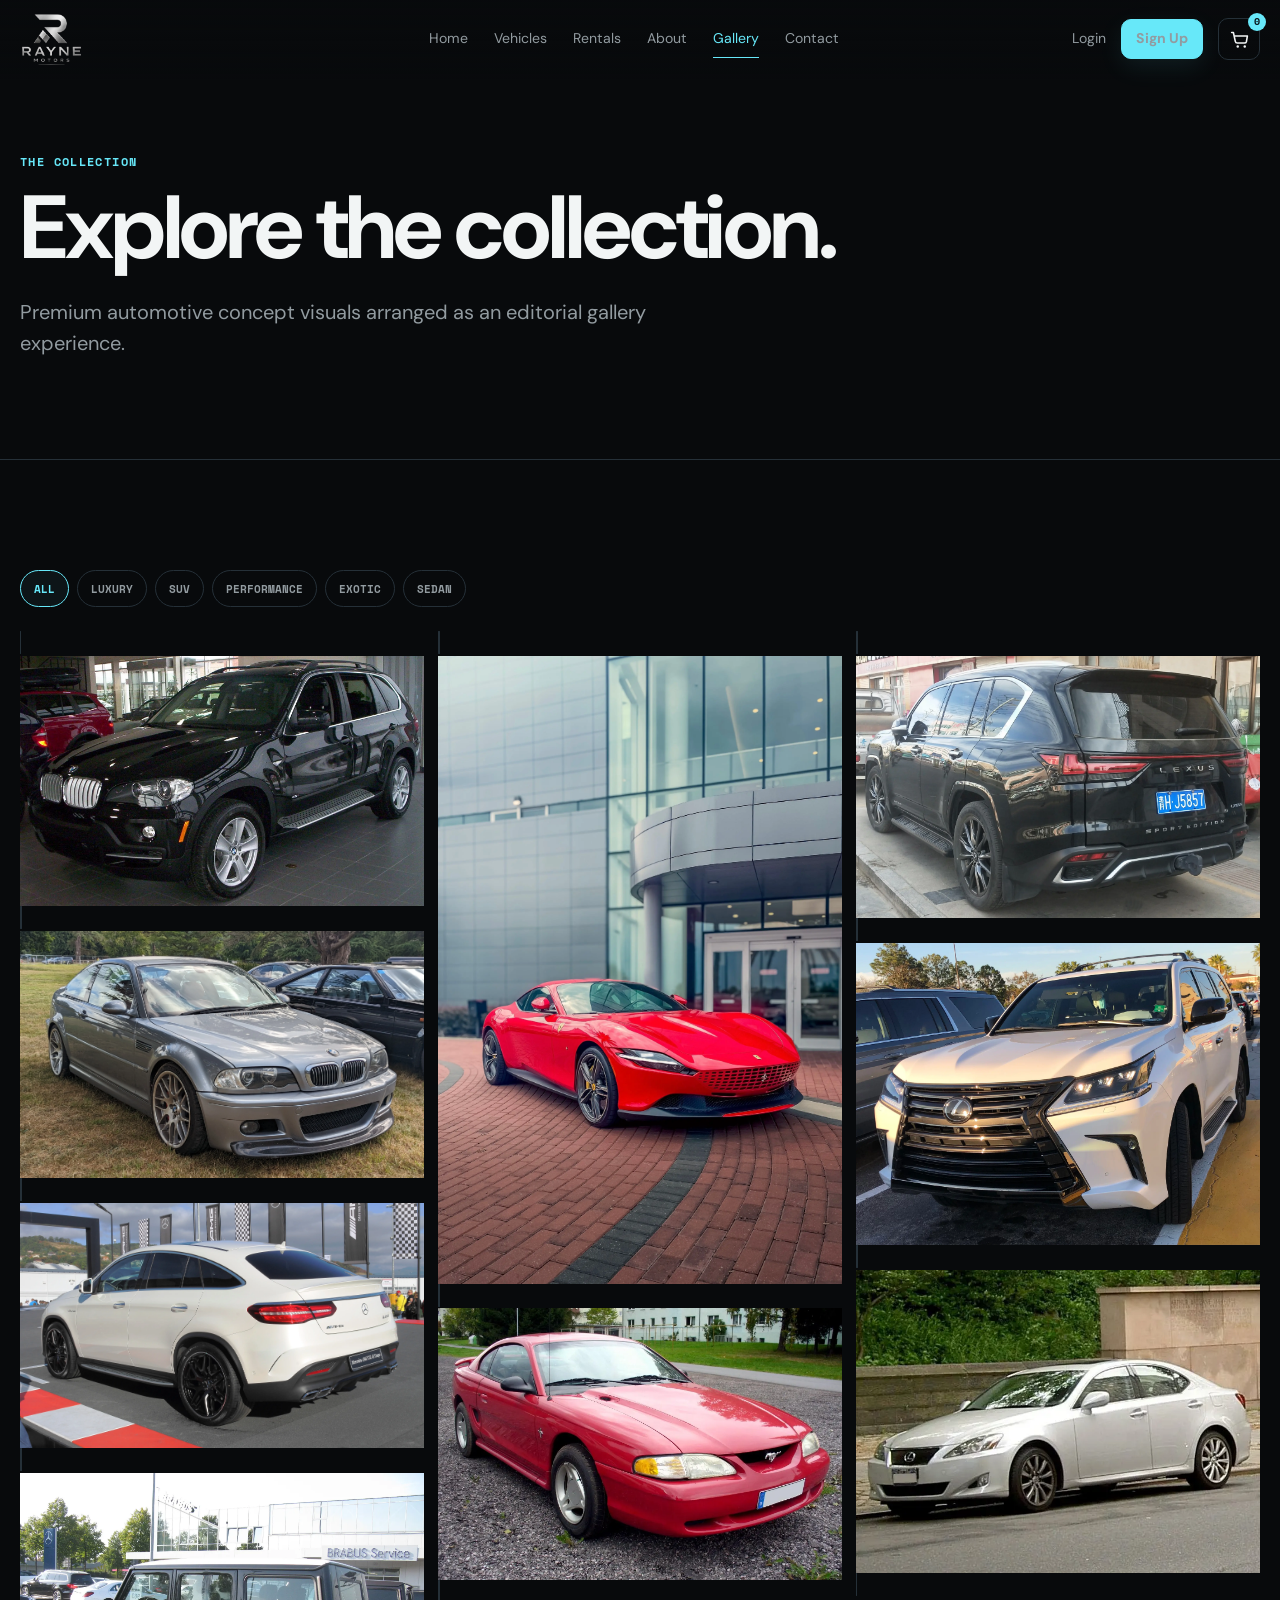
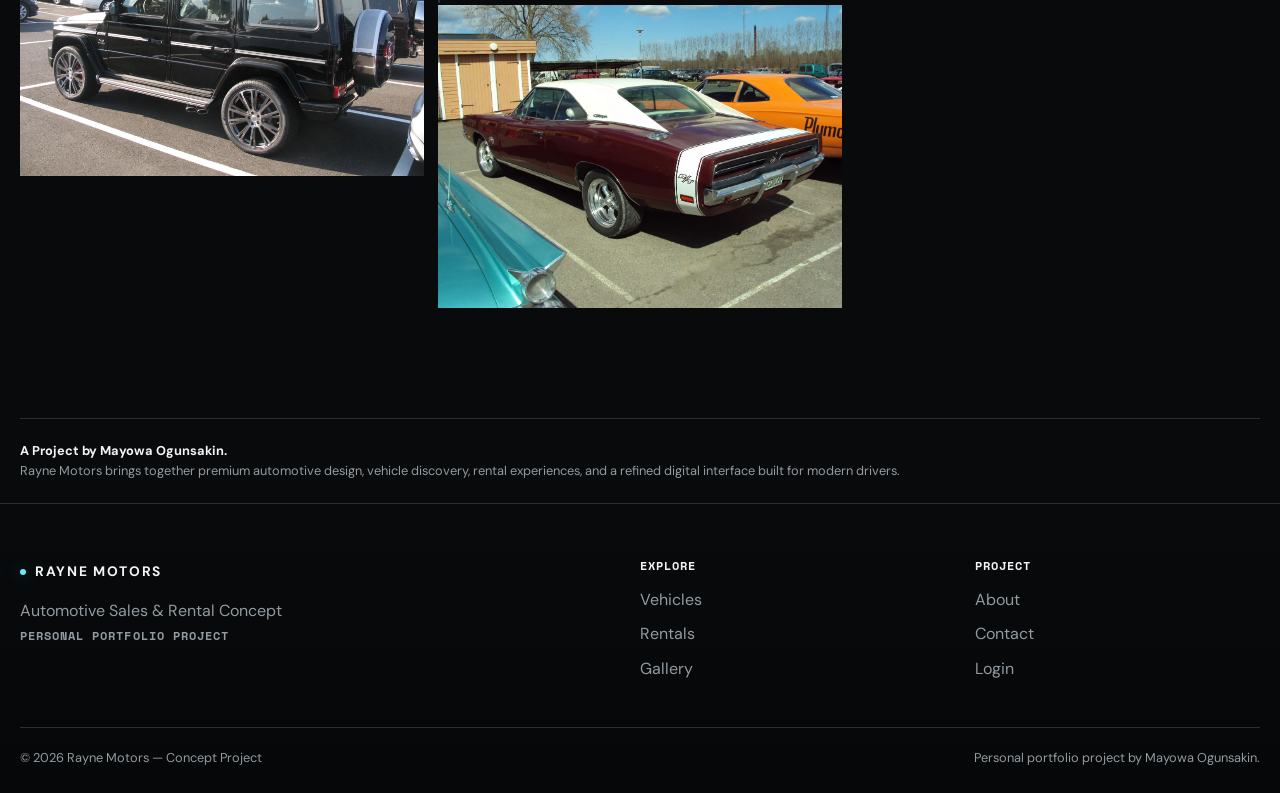
<file: gallery.html>
<!doctype html>
<html lang="en">
<head>
  <meta charset="utf-8">
  <meta name="viewport" content="width=device-width,initial-scale=1">
  <meta name="description" content="Rayne Motors — premium automotive dealership and rental concept project by Mayowa Ogunsakin.">
  <title>The Collection — RAYNE MOTORS</title>
  <link rel="stylesheet" href="css/style.css">
</head>

<body>
  <header class="site-header">
    <div class="container nav">
      <a href="index.html" class="brand" aria-label="Rayne Motors home">
        <img src="assets/images/rayne-motors-logo.png" alt="Rayne Motors">
      </a>

      <nav class="nav-links" aria-label="Primary">
        <a data-nav href="index.html">Home</a>
        <a data-nav href="vehicles.html">Vehicles</a>
        <a data-nav href="rentals.html">Rentals</a>
        <a data-nav href="about.html">About</a>
        <a data-nav href="gallery.html">Gallery</a>
        <a data-nav href="contact.html">Contact</a>
      </nav>

      <div class="nav-actions">
        <a href="login.html">Login</a>
        <a class="btn btn-small btn-primary" href="signup.html">Sign Up</a>

        <button class="icon-btn cart-wrap" data-cart-open aria-label="Open cart">
          <svg class="cart-icon" viewBox="0 0 24 24" fill="none" xmlns="http://www.w3.org/2000/svg" aria-hidden="true">
            <path d="M3 4H5L7.2 14.2C7.4 15.2 8.3 16 9.4 16H17.8C18.8 16 19.6 15.4 19.9 14.5L21 8H6" stroke="currentColor" stroke-width="1.8" stroke-linecap="round" stroke-linejoin="round"/>
            <circle cx="10" cy="20" r="1.4" fill="currentColor"/>
            <circle cx="18" cy="20" r="1.4" fill="currentColor"/>
          </svg>
          <span class="cart-count">0</span>
        </button>

        <button class="menu-btn" aria-label="Open menu">☰</button>
      </div>
    </div>
  </header>

  <div class="mobile-drawer">
    <button class="icon-btn" data-mobile-close aria-label="Close menu" style="position:absolute;right:24px;top:24px">×</button>

    <nav class="mobile-links">
      <a data-nav href="index.html">Home</a>
      <a data-nav href="vehicles.html">Vehicles</a>
      <a data-nav href="rentals.html">Rentals</a>
      <a data-nav href="about.html">About</a>
      <a data-nav href="gallery.html">Gallery</a>
      <a data-nav href="contact.html">Contact</a>
      <a href="login.html">Login</a>
    </nav>

    <div class="mobile-footer mono">FIND YOUR NEXT DRIVE.</div>
  </div>

  <div class="scrim"></div>

  <main>
    <section class="page-hero">
      <div class="container">
        <div class="eyebrow mono">THE COLLECTION</div>
        <h1>Explore the collection.</h1>
        <p class="lead">Premium automotive concept visuals arranged as an editorial gallery experience.</p>
      </div>
    </section>

    <section class="section">
      <div class="container">
        <div class="filters-bar" id="galleryFilters"></div>
        <div class="gallery-grid" id="galleryGrid"></div>
      </div>
    </section>
  </main>

  <div class="container" style="padding:22px 0;border-top:1px solid var(--border);color:var(--muted);font-size:.8rem">
    <strong style="color:var(--text)">A Project by Mayowa Ogunsakin.</strong>
    <br>
    Rayne Motors brings together premium automotive design, vehicle discovery, rental experiences, and a refined digital interface built for modern drivers.
  </div>

  <footer class="footer">
    <div class="container">
      <div class="footer-grid">
        <div>
          <a class="logo" href="index.html">RAYNE MOTORS</a>
          <p class="muted" style="max-width:400px;margin-top:15px">
            Automotive Sales & Rental Concept<br>
            <span class="mono">Personal Portfolio Project</span>
          </p>
        </div>

        <div>
          <div class="mono">Explore</div>
          <div class="footer-links" style="margin-top:15px">
            <a href="vehicles.html">Vehicles</a>
            <a href="rentals.html">Rentals</a>
            <a href="gallery.html">Gallery</a>
          </div>
        </div>

        <div>
          <div class="mono">Project</div>
          <div class="footer-links" style="margin-top:15px">
            <a href="about.html">About</a>
            <a href="contact.html">Contact</a>
            <a href="login.html">Login</a>
          </div>
        </div>
      </div>

      <div class="footer-bottom">
        <div>© 2026 Rayne Motors — Concept Project</div>
        <div>Personal portfolio project by Mayowa Ogunsakin.</div>
      </div>
    </div>
  </footer>

  <aside class="cart-drawer" aria-label="Shopping cart">
    <div class="cart-head">
      <strong>Your Selection</strong>
      <button class="icon-btn" data-close aria-label="Close cart">×</button>
    </div>

    <div class="cart-items"></div>

    <div class="cart-foot">
      <p class="muted" style="margin-bottom:14px">
        Pricing is intentionally omitted. Use the next step to submit a demo request or contact enquiry.
      </p>

      <div style="display:flex;gap:8px">
        <button class="btn btn-ghost" data-clear-cart onclick="RayneCart.clear()">Clear</button>
        <a class="btn btn-primary" href="rentals.html">Request Booking</a>
      </div>
    </div>
  </aside>

  <script src="js/data.js"></script>
  <script src="js/main.js"></script>
  <script src="js/cart.js"></script>
  <script src="js/gallery.js"></script>
</body>
</html>
</file>
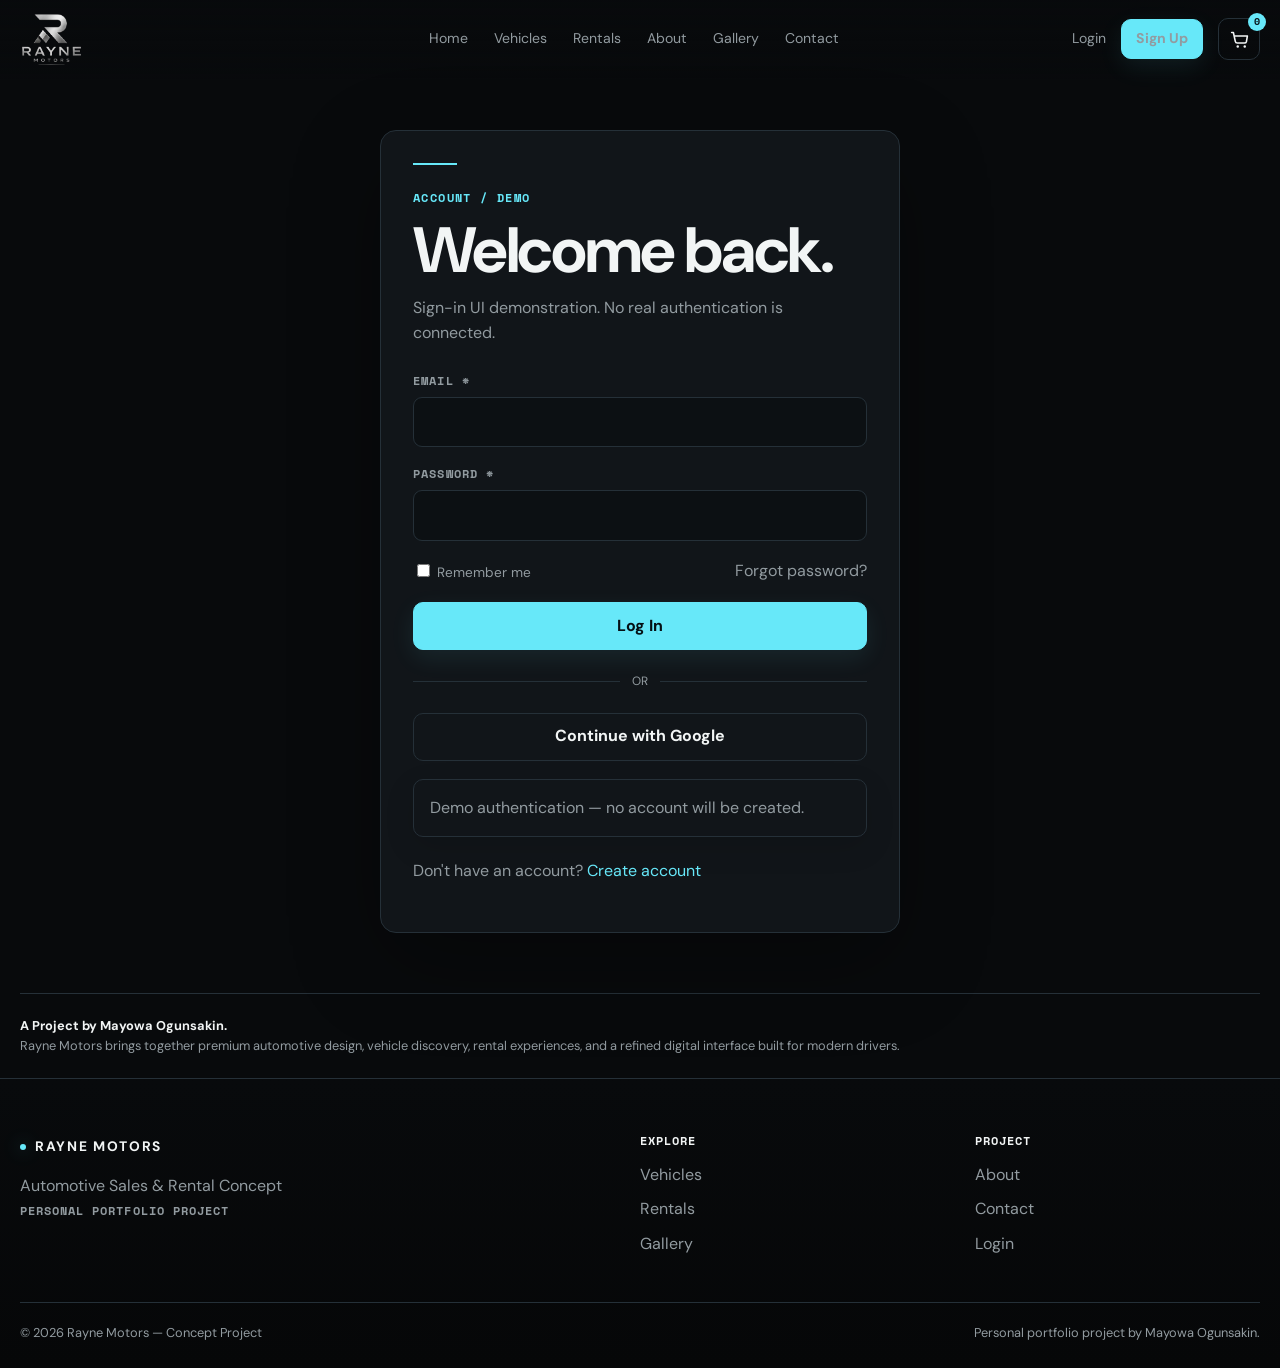
<file: login.html>
<!doctype html>
<html lang="en">
<head>
    <meta charset="utf-8">
    <meta name="viewport" content="width=device-width,initial-scale=1">
    <meta name="description" content="Rayne Motors — premium automotive dealership and rental concept project by Mayowa Ogunsakin.">
    <title>Login — RAYNE MOTORS</title>
    <link rel="stylesheet" href="css/style.css">
</head>

<body>
    <header class="site-header">
        <div class="container nav">
            <a href="index.html" class="brand" aria-label="Rayne Motors home">
                <img src="assets/images/rayne-motors-logo.png" alt="Rayne Motors">
            </a>

            <nav class="nav-links" aria-label="Primary">
                <a data-nav href="index.html">Home</a>
                <a data-nav href="vehicles.html">Vehicles</a>
                <a data-nav href="rentals.html">Rentals</a>
                <a data-nav href="about.html">About</a>
                <a data-nav href="gallery.html">Gallery</a>
                <a data-nav href="contact.html">Contact</a>
            </nav>

            <div class="nav-actions">
                <a href="login.html">Login</a>
                <a class="btn btn-small btn-primary" href="signup.html">Sign Up</a>

                <button class="icon-btn cart-wrap" data-cart-open aria-label="Open cart">
                    <svg
                        class="cart-icon"
                        viewBox="0 0 24 24"
                        fill="none"
                        xmlns="http://www.w3.org/2000/svg"
                        aria-hidden="true"
                    >
                        <path
                            d="M3 4H5L7.2 14.2C7.4 15.2 8.3 16 9.4 16H17.8C18.8 16 19.6 15.4 19.9 14.5L21 8H6"
                            stroke="currentColor"
                            stroke-width="1.8"
                            stroke-linecap="round"
                            stroke-linejoin="round"
                        />
                        <circle cx="10" cy="20" r="1.4" fill="currentColor"/>
                        <circle cx="18" cy="20" r="1.4" fill="currentColor"/>
                    </svg>

                    <span class="cart-count">0</span>
                </button>

                <button class="menu-btn" aria-label="Open menu">☰</button>
            </div>
        </div>
    </header>

    <div class="mobile-drawer">
        <button
            class="icon-btn"
            data-mobile-close
            aria-label="Close menu"
            style="position:absolute;right:24px;top:24px"
        >
            ×
        </button>

        <nav class="mobile-links">
            <a data-nav href="index.html">Home</a>
            <a data-nav href="vehicles.html">Vehicles</a>
            <a data-nav href="rentals.html">Rentals</a>
            <a data-nav href="about.html">About</a>
            <a data-nav href="gallery.html">Gallery</a>
            <a data-nav href="contact.html">Contact</a>
            <a href="login.html">Login</a>
        </nav>

        <div class="mobile-footer mono">
            FIND YOUR NEXT DRIVE.
        </div>
    </div>

    <div class="scrim"></div>

    <main>
        <section class="auth-wrap">
            <div class="auth-card">
                <div class="eyebrow mono">ACCOUNT / DEMO</div>

                <h1>Welcome back.</h1>

                <p class="muted">
                    Sign-in UI demonstration. No real authentication is connected.
                </p>

                <form data-auth-form class="form-grid" style="margin-top:26px">
                    <div class="field full">
                        <label>Email *</label>
                        <input type="email" required>
                    </div>

                    <div class="field full">
                        <label>Password *</label>
                        <input type="password" required>
                    </div>

                    <div
                        class="full"
                        style="display:flex;justify-content:space-between;gap:15px;align-items:center"
                    >
                        <label class="muted" style="font-size:.85rem">
                            <input type="checkbox">
                            Remember me
                        </label>

                        <a class="muted" href="#">Forgot password?</a>
                    </div>

                    <div class="full">
                        <button class="btn btn-primary" style="width:100%">
                            Log In
                        </button>
                    </div>
                </form>

                <div class="divider">OR</div>

                <button
                    class="btn btn-ghost"
                    style="width:100%"
                    type="button"
                    onclick="document.querySelector('#authNotice').textContent='Google sign-in is a visual demo only.'"
                >
                    Continue with Google
                </button>

                <div id="authNotice" class="notice" style="margin-top:18px">
                    Demo authentication — no account will be created.
                </div>

                <p class="muted" style="margin-top:22px">
                    Don't have an account?
                    <a style="color:var(--accent)" href="signup.html">
                        Create account
                    </a>
                </p>
            </div>
        </section>
    </main>

    <div
        class="container"
        style="padding:22px 0;border-top:1px solid var(--border);color:var(--muted);font-size:.8rem"
    >
        <strong style="color:var(--text)">
            A Project by Mayowa Ogunsakin.
        </strong>
        <br>
        Rayne Motors brings together premium automotive design, vehicle discovery,
        rental experiences, and a refined digital interface built for modern drivers.
        </br>
    </div>

    <footer class="footer">
        <div class="container">
            <div class="footer-grid">
                <div>
                    <a class="logo" href="index.html">RAYNE MOTORS</a>

                    <p class="muted" style="max-width:400px;margin-top:15px">
                        Automotive Sales & Rental Concept<br>
                        <span class="mono">Personal Portfolio Project</span>
                    </p>
                </div>

                <div>
                    <div class="mono">Explore</div>

                    <div class="footer-links" style="margin-top:15px">
                        <a href="vehicles.html">Vehicles</a>
                        <a href="rentals.html">Rentals</a>
                        <a href="gallery.html">Gallery</a>
                    </div>
                </div>

                <div>
                    <div class="mono">Project</div>

                    <div class="footer-links" style="margin-top:15px">
                        <a href="about.html">About</a>
                        <a href="contact.html">Contact</a>
                        <a href="login.html">Login</a>
                    </div>
                </div>
            </div>

            <div class="footer-bottom">
                <div>© 2026 Rayne Motors — Concept Project</div>
                <div>Personal portfolio project by Mayowa Ogunsakin.</div>
            </div>
        </div>
    </footer>

    <aside class="cart-drawer" aria-label="Shopping cart">
        <div class="cart-head">
            <strong>Your Selection</strong>

            <button class="icon-btn" data-close aria-label="Close cart">
                ×
            </button>
        </div>

        <div class="cart-items"></div>

        <div class="cart-foot">
            <p class="muted" style="margin-bottom:14px">
                Pricing is intentionally omitted. Use the next step to submit
                a demo request or contact enquiry.
            </p>

            <div style="display:flex;gap:8px">
                <button
                    class="btn btn-ghost"
                    data-clear-cart
                    onclick="RayneCart.clear()"
                >
                    Clear
                </button>

                <a class="btn btn-primary" href="rentals.html">
                    Request Booking
                </a>
            </div>
        </div>
    </aside>

    <script src="js/data.js"></script>
    <script src="js/main.js"></script>
    <script src="js/cart.js"></script>
    <script src="js/auth.js"></script>
</body>
</html>
</file>
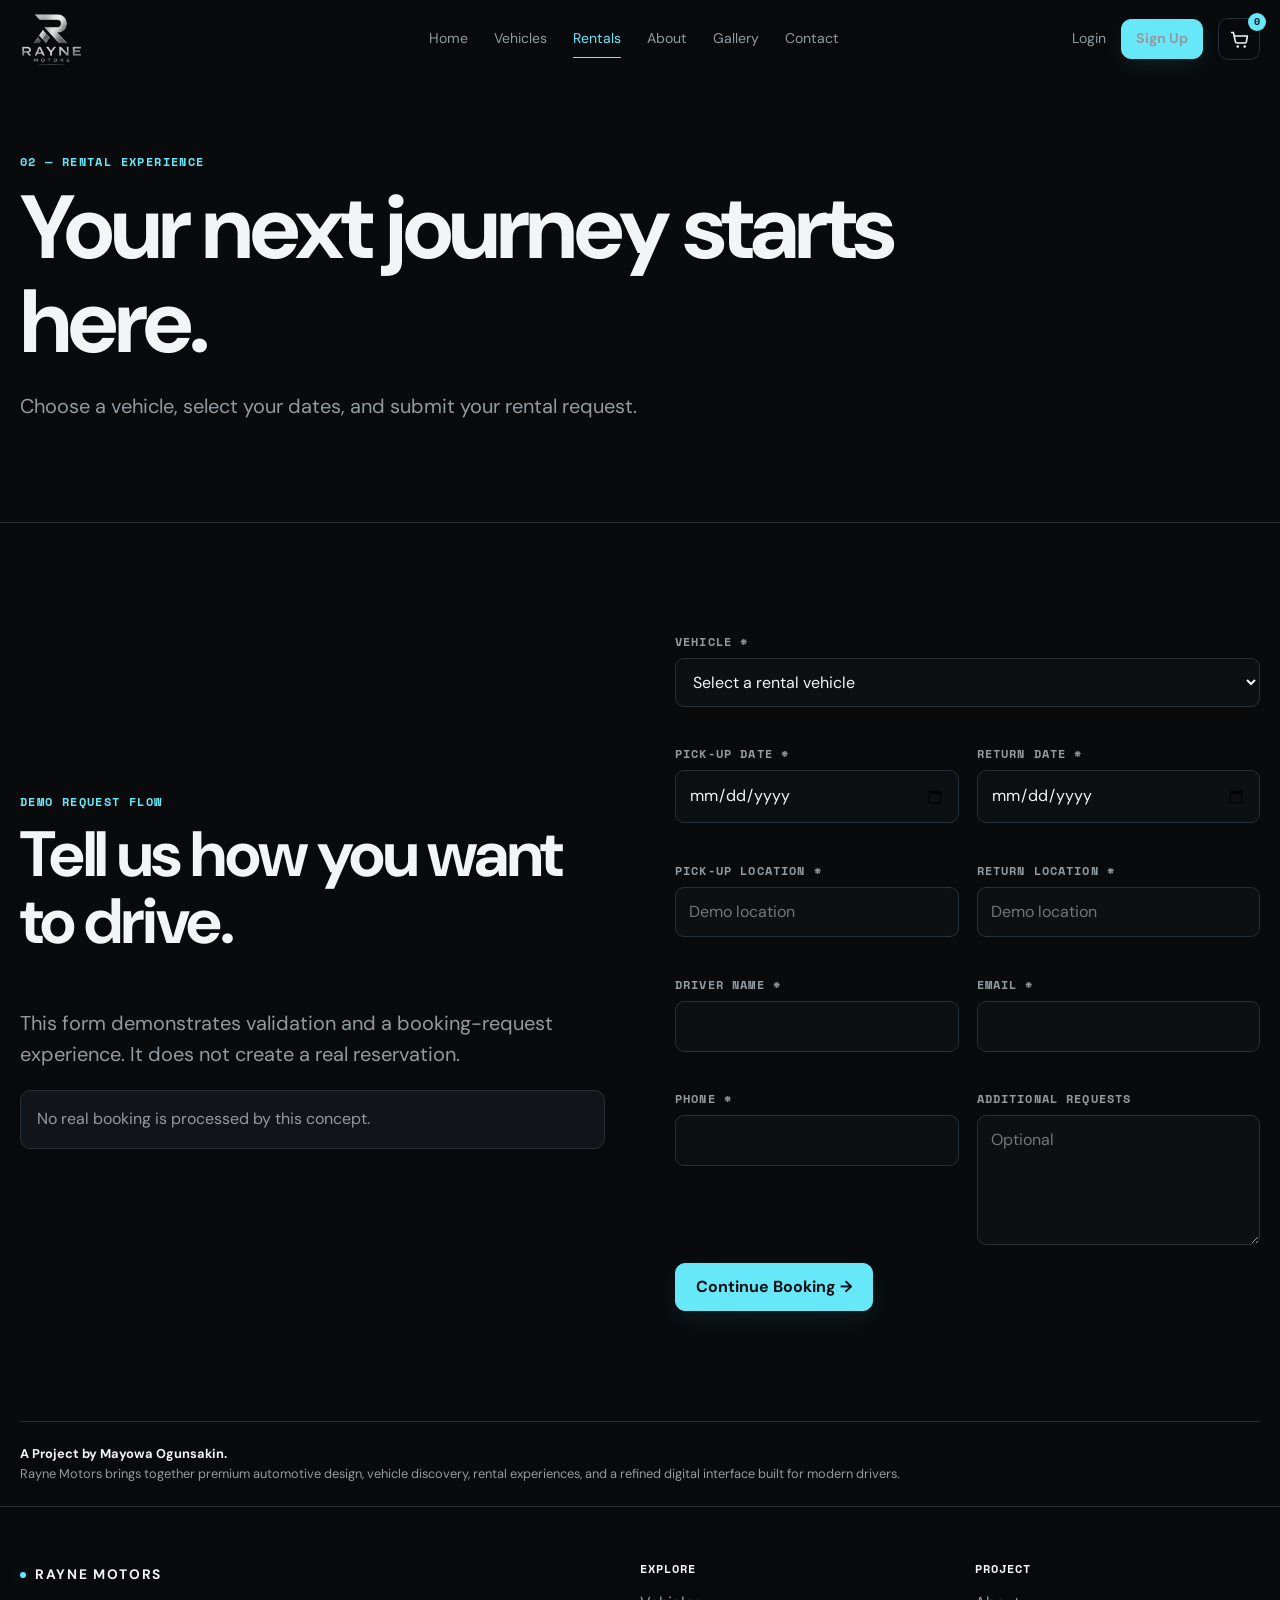
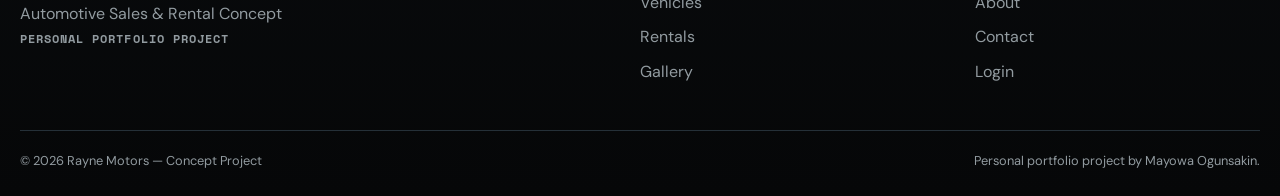
<file: rentals.html>
<!doctype html>
<html lang="en">
<head>
    <meta charset="utf-8">
    <meta name="viewport" content="width=device-width,initial-scale=1">
    <meta name="description" content="Rayne Motors — premium automotive dealership and rental concept project by Mayowa Ogunsakin.">
    <title>Rentals — RAYNE MOTORS</title>
    <link rel="stylesheet" href="css/style.css">
</head>

<body>
    <header class="site-header">
        <div class="container nav">
            <a href="index.html" class="brand" aria-label="Rayne Motors home">
                <img src="assets/images/rayne-motors-logo.png" alt="Rayne Motors">
            </a>

            <nav class="nav-links" aria-label="Primary">
                <a data-nav href="index.html">Home</a>
                <a data-nav href="vehicles.html">Vehicles</a>
                <a data-nav href="rentals.html">Rentals</a>
                <a data-nav href="about.html">About</a>
                <a data-nav href="gallery.html">Gallery</a>
                <a data-nav href="contact.html">Contact</a>
            </nav>

            <div class="nav-actions">
                <a href="login.html">Login</a>
                <a class="btn btn-small btn-primary" href="signup.html">Sign Up</a>

                <button class="icon-btn cart-wrap" data-cart-open aria-label="Open cart">
                    <svg class="cart-icon" viewBox="0 0 24 24" fill="none" xmlns="http://www.w3.org/2000/svg" aria-hidden="true">
                        <path d="M3 4H5L7.2 14.2C7.4 15.2 8.3 16 9.4 16H17.8C18.8 16 19.6 15.4 19.9 14.5L21 8H6" stroke="currentColor" stroke-width="1.8" stroke-linecap="round" stroke-linejoin="round"/>
                        <circle cx="10" cy="20" r="1.4" fill="currentColor"/>
                        <circle cx="18" cy="20" r="1.4" fill="currentColor"/>
                    </svg>
                    <span class="cart-count">0</span>
                </button>

                <button class="menu-btn" aria-label="Open menu">☰</button>
            </div>
        </div>
    </header>

    <div class="mobile-drawer">
        <button class="icon-btn" data-mobile-close aria-label="Close menu" style="position:absolute;right:24px;top:24px">×</button>

        <nav class="mobile-links">
            <a data-nav href="index.html">Home</a>
            <a data-nav href="vehicles.html">Vehicles</a>
            <a data-nav href="rentals.html">Rentals</a>
            <a data-nav href="about.html">About</a>
            <a data-nav href="gallery.html">Gallery</a>
            <a data-nav href="contact.html">Contact</a>
            <a href="login.html">Login</a>
        </nav>

        <div class="mobile-footer mono">FIND YOUR NEXT DRIVE.</div>
    </div>

    <div class="scrim"></div>

    <main>
        <section class="page-hero">
            <div class="container">
                <div class="eyebrow mono">02 — RENTAL EXPERIENCE</div>
                <h1>Your next journey starts here.</h1>
                <p class="lead">Choose a vehicle, select your dates, and submit your rental request.</p>
            </div>
        </section>

        <section class="section">
            <div class="container editorial">
                <div>
                    <div class="eyebrow mono">DEMO REQUEST FLOW</div>
                    <h2>Tell us how you want to drive.</h2>
                    <p class="lead">This form demonstrates validation and a booking-request experience. It does not create a real reservation.</p>

                    <div id="bookingNotice" class="notice">
                        No real booking is processed by this concept.
                    </div>
                </div>

                <form id="bookingForm" class="form-grid" novalidate>
                    <div class="field full">
                        <label for="vehicle">Vehicle *</label>
                        <select id="vehicle" name="vehicle" required>
                            <option value="">Select a rental vehicle</option>
                        </select>
                        <div class="error-text"></div>
                    </div>

                    <div class="field">
                        <label for="pickupDate">Pick-up Date *</label>
                        <input id="pickupDate" type="date" required>
                        <div class="error-text"></div>
                    </div>

                    <div class="field">
                        <label for="returnDate">Return Date *</label>
                        <input id="returnDate" type="date" required>
                        <div id="dateError" class="error-text"></div>
                    </div>

                    <div class="field">
                        <label for="pickupLocation">Pick-up Location *</label>
                        <input id="pickupLocation" placeholder="Demo location" required>
                        <div class="error-text"></div>
                    </div>

                    <div class="field">
                        <label for="returnLocation">Return Location *</label>
                        <input id="returnLocation" placeholder="Demo location" required>
                        <div class="error-text"></div>
                    </div>

                    <div class="field">
                        <label for="driverName">Driver Name *</label>
                        <input id="driverName" required>
                        <div class="error-text"></div>
                    </div>

                    <div class="field">
                        <label for="email">Email *</label>
                        <input id="email" type="email" required>
                        <div class="error-text"></div>
                    </div>

                    <div class="field">
                        <label for="phone">Phone *</label>
                        <input id="phone" required>
                        <div class="error-text"></div>
                    </div>

                    <div class="field">
                        <label for="requests">Additional Requests</label>
                        <textarea id="requests" placeholder="Optional"></textarea>
                    </div>

                    <div class="full">
                        <button class="btn btn-primary" type="submit">Continue Booking →</button>
                    </div>
                </form>
            </div>
        </section>
    </main>

    <div class="container" style="padding:22px 0;border-top:1px solid var(--border);color:var(--muted);font-size:.8rem">
        <strong style="color:var(--text)">A Project by Mayowa Ogunsakin.</strong><br>
        Rayne Motors brings together premium automotive design, vehicle discovery, rental experiences, and a refined digital interface built for modern drivers.
    </div>

    <footer class="footer">
        <div class="container">
            <div class="footer-grid">
                <div>
                    <a class="logo" href="index.html">RAYNE MOTORS</a>

                    <p class="muted" style="max-width:400px;margin-top:15px">
                        Automotive Sales & Rental Concept<br>
                        <span class="mono">Personal Portfolio Project</span>
                    </p>
                </div>

                <div>
                    <div class="mono">Explore</div>

                    <div class="footer-links" style="margin-top:15px">
                        <a href="vehicles.html">Vehicles</a>
                        <a href="rentals.html">Rentals</a>
                        <a href="gallery.html">Gallery</a>
                    </div>
                </div>

                <div>
                    <div class="mono">Project</div>

                    <div class="footer-links" style="margin-top:15px">
                        <a href="about.html">About</a>
                        <a href="contact.html">Contact</a>
                        <a href="login.html">Login</a>
                    </div>
                </div>
            </div>

            <div class="footer-bottom">
                <div>© 2026 Rayne Motors — Concept Project</div>
                <div>Personal portfolio project by Mayowa Ogunsakin.</div>
            </div>
        </div>
    </footer>

    <aside class="cart-drawer" aria-label="Shopping cart">
        <div class="cart-head">
            <strong>Your Selection</strong>
            <button class="icon-btn" data-close aria-label="Close cart">×</button>
        </div>

        <div class="cart-items"></div>

        <div class="cart-foot">
            <p class="muted" style="margin-bottom:14px">
                Pricing is intentionally omitted. Use the next step to submit a demo request or contact enquiry.
            </p>

            <div style="display:flex;gap:8px">
                <button class="btn btn-ghost" data-clear-cart onclick="RayneCart.clear()">Clear</button>
                <a class="btn btn-primary" href="rentals.html">Request Booking</a>
            </div>
        </div>
    </aside>

    <script src="js/data.js"></script>
    <script src="js/main.js"></script>
    <script src="js/cart.js"></script>
    <script src="js/booking.js"></script>
</body>
</html>
</file>
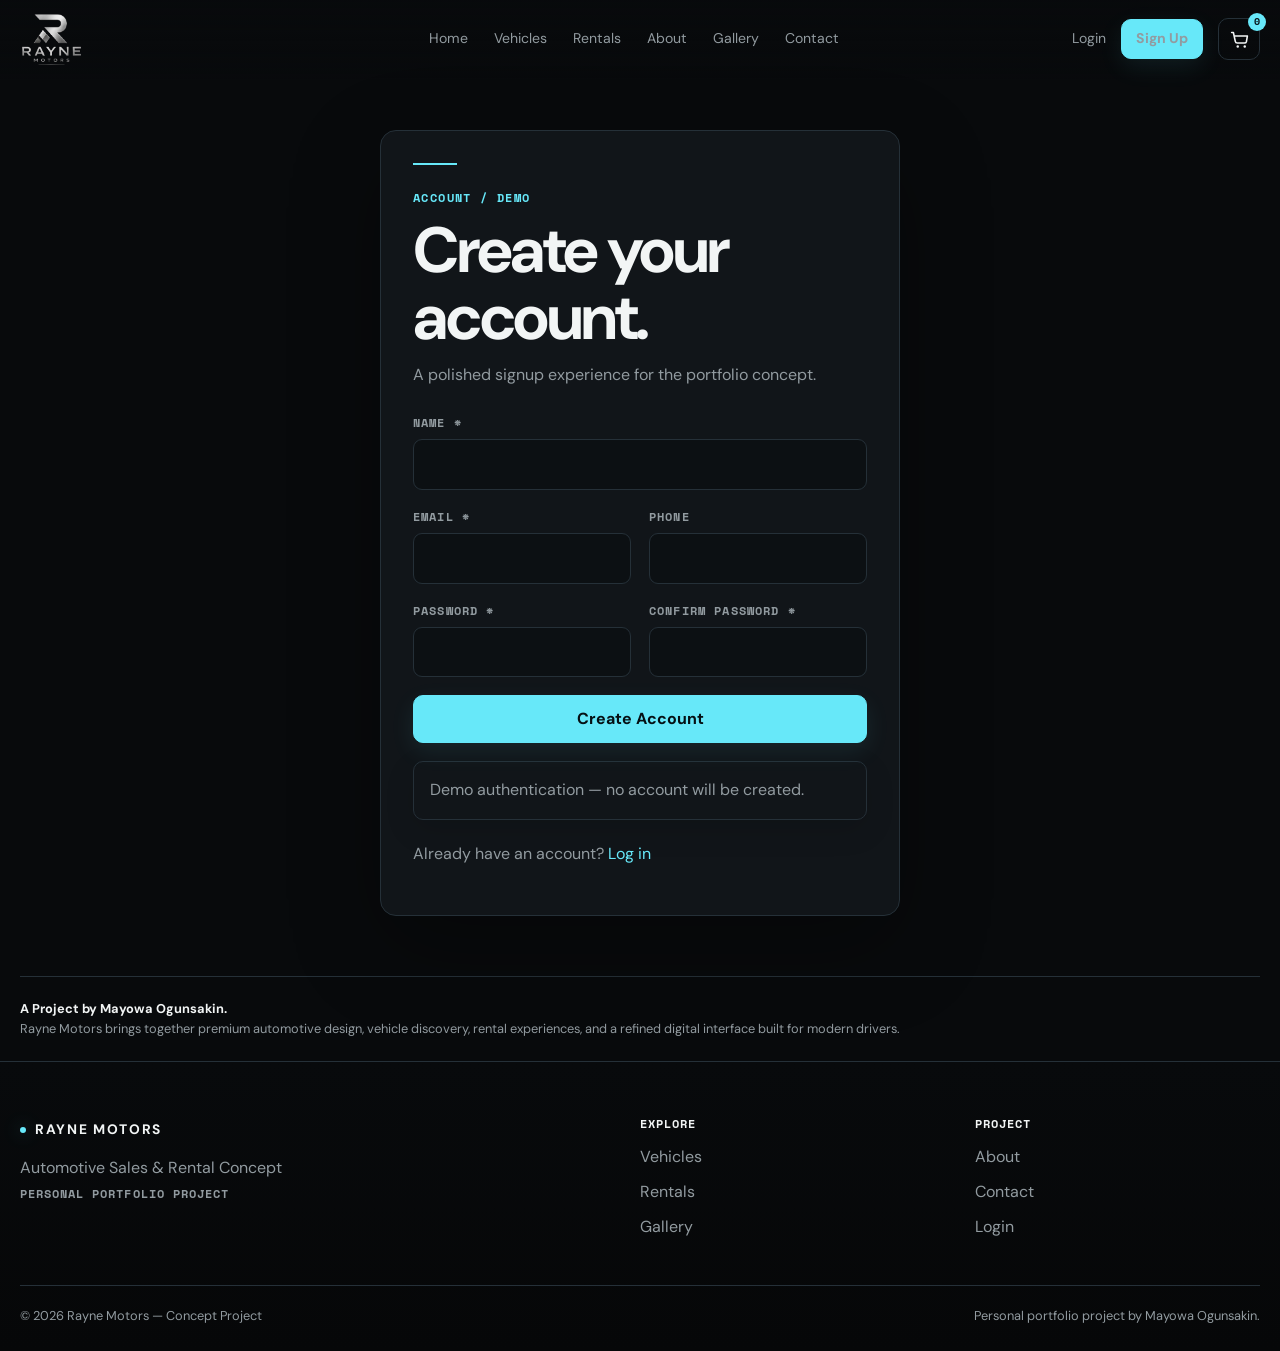
<file: signup.html>
<!doctype html>
<html lang="en">
<head>
    <meta charset="utf-8">
    <meta name="viewport" content="width=device-width,initial-scale=1">
    <meta name="description" content="Rayne Motors — premium automotive dealership and rental concept project by Mayowa Ogunsakin.">
    <title>Sign Up — RAYNE MOTORS</title>
    <link rel="stylesheet" href="css/style.css">
</head>

<body>
    <header class="site-header">
        <div class="container nav">
            <a href="index.html" class="brand" aria-label="Rayne Motors home">
                <img src="assets/images/rayne-motors-logo.png" alt="Rayne Motors">
            </a>

            <nav class="nav-links" aria-label="Primary">
                <a data-nav href="index.html">Home</a>
                <a data-nav href="vehicles.html">Vehicles</a>
                <a data-nav href="rentals.html">Rentals</a>
                <a data-nav href="about.html">About</a>
                <a data-nav href="gallery.html">Gallery</a>
                <a data-nav href="contact.html">Contact</a>
            </nav>

            <div class="nav-actions">
                <a href="login.html">Login</a>
                <a class="btn btn-small btn-primary" href="signup.html">Sign Up</a>

                <button class="icon-btn cart-wrap" data-cart-open aria-label="Open cart">
                    <svg class="cart-icon" viewBox="0 0 24 24" fill="none" xmlns="http://www.w3.org/2000/svg" aria-hidden="true">
                        <path d="M3 4H5L7.2 14.2C7.4 15.2 8.3 16 9.4 16H17.8C18.8 16 19.6 15.4 19.9 14.5L21 8H6" stroke="currentColor" stroke-width="1.8" stroke-linecap="round" stroke-linejoin="round"/>
                        <circle cx="10" cy="20" r="1.4" fill="currentColor"/>
                        <circle cx="18" cy="20" r="1.4" fill="currentColor"/>
                    </svg>
                    <span class="cart-count">0</span>
                </button>

                <button class="menu-btn" aria-label="Open menu">☰</button>
            </div>
        </div>
    </header>

    <div class="mobile-drawer">
        <button class="icon-btn" data-mobile-close aria-label="Close menu" style="position:absolute;right:24px;top:24px">×</button>

        <nav class="mobile-links">
            <a data-nav href="index.html">Home</a>
            <a data-nav href="vehicles.html">Vehicles</a>
            <a data-nav href="rentals.html">Rentals</a>
            <a data-nav href="about.html">About</a>
            <a data-nav href="gallery.html">Gallery</a>
            <a data-nav href="contact.html">Contact</a>
            <a href="login.html">Login</a>
        </nav>

        <div class="mobile-footer mono">FIND YOUR NEXT DRIVE.</div>
    </div>

    <div class="scrim"></div>

    <main>
        <section class="auth-wrap">
            <div class="auth-card">
                <div class="eyebrow mono">ACCOUNT / DEMO</div>
                <h1>Create your account.</h1>
                <p class="muted">A polished signup experience for the portfolio concept.</p>

                <form data-auth-form class="form-grid" style="margin-top:26px">
                    <div class="field full">
                        <label>Name *</label>
                        <input required>
                    </div>

                    <div class="field">
                        <label>Email *</label>
                        <input type="email" required>
                    </div>

                    <div class="field">
                        <label>Phone</label>
                        <input>
                    </div>

                    <div class="field">
                        <label>Password *</label>
                        <input type="password" required>
                    </div>

                    <div class="field">
                        <label>Confirm Password *</label>
                        <input type="password" required>
                    </div>

                    <div class="full">
                        <button class="btn btn-primary" style="width:100%">
                            Create Account
                        </button>
                    </div>
                </form>

                <div id="authNotice" class="notice" style="margin-top:18px">
                    Demo authentication — no account will be created.
                </div>

                <p class="muted" style="margin-top:22px">
                    Already have an account?
                    <a style="color:var(--accent)" href="login.html">Log in</a>
                </p>
            </div>
        </section>
    </main>

    <div class="container" style="padding:22px 0;border-top:1px solid var(--border);color:var(--muted);font-size:.8rem">
        <strong style="color:var(--text)">A Project by Mayowa Ogunsakin.</strong><br>
        Rayne Motors brings together premium automotive design, vehicle discovery, rental experiences, and a refined digital interface built for modern drivers.
    </div>

    <footer class="footer">
        <div class="container">
            <div class="footer-grid">
                <div>
                    <a class="logo" href="index.html">RAYNE MOTORS</a>

                    <p class="muted" style="max-width:400px;margin-top:15px">
                        Automotive Sales & Rental Concept<br>
                        <span class="mono">Personal Portfolio Project</span>
                    </p>
                </div>

                <div>
                    <div class="mono">Explore</div>

                    <div class="footer-links" style="margin-top:15px">
                        <a href="vehicles.html">Vehicles</a>
                        <a href="rentals.html">Rentals</a>
                        <a href="gallery.html">Gallery</a>
                    </div>
                </div>

                <div>
                    <div class="mono">Project</div>

                    <div class="footer-links" style="margin-top:15px">
                        <a href="about.html">About</a>
                        <a href="contact.html">Contact</a>
                        <a href="login.html">Login</a>
                    </div>
                </div>
            </div>

            <div class="footer-bottom">
                <div>© 2026 Rayne Motors — Concept Project</div>
                <div>Personal portfolio project by Mayowa Ogunsakin.</div>
            </div>
        </div>
    </footer>

    <aside class="cart-drawer" aria-label="Shopping cart">
        <div class="cart-head">
            <strong>Your Selection</strong>
            <button class="icon-btn" data-close aria-label="Close cart">×</button>
        </div>

        <div class="cart-items"></div>

        <div class="cart-foot">
            <p class="muted" style="margin-bottom:14px">
                Pricing is intentionally omitted. Use the next step to submit a demo request or contact enquiry.
            </p>

            <div style="display:flex;gap:8px">
                <button class="btn btn-ghost" data-clear-cart onclick="RayneCart.clear()">
                    Clear
                </button>
                <a class="btn btn-primary" href="rentals.html">Request Booking</a>
            </div>
        </div>
    </aside>

    <script src="js/data.js"></script>
    <script src="js/main.js"></script>
    <script src="js/cart.js"></script>
    <script src="js/auth.js"></script>
</body>
</html>
</file>
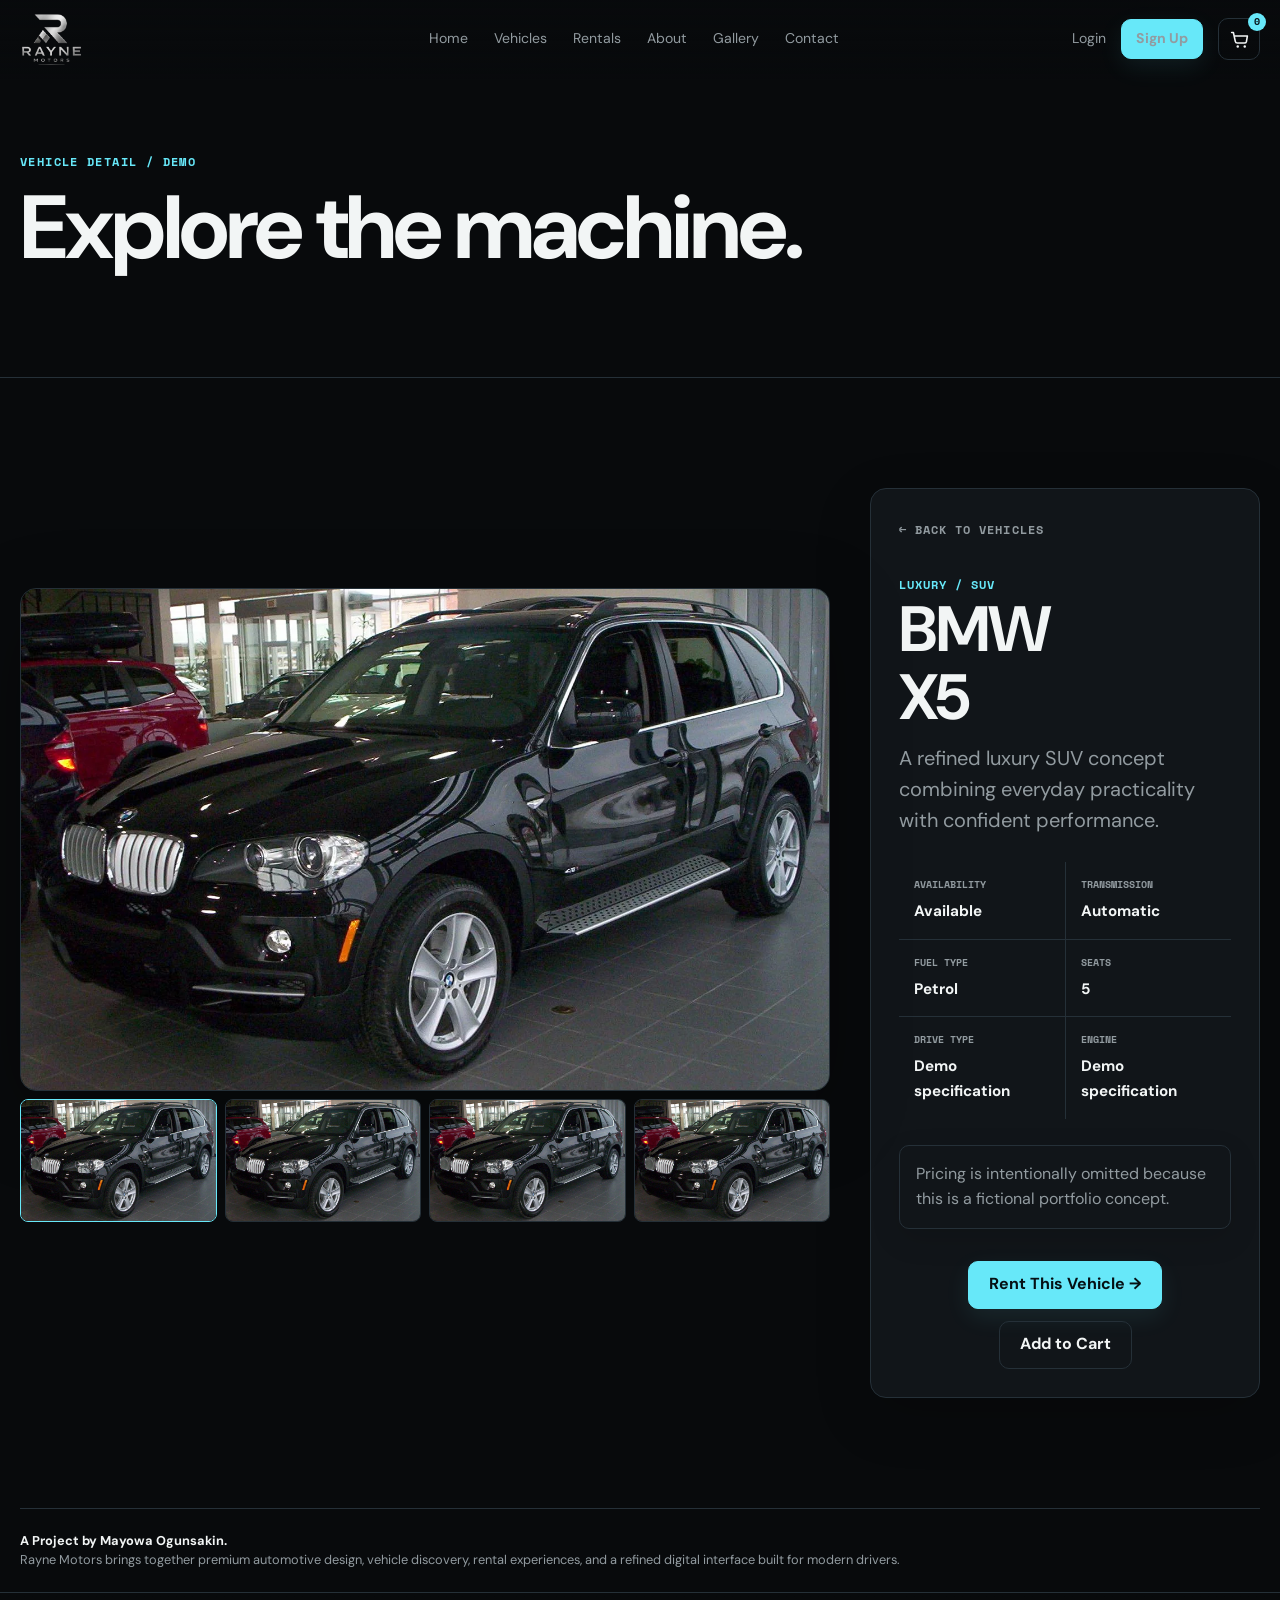
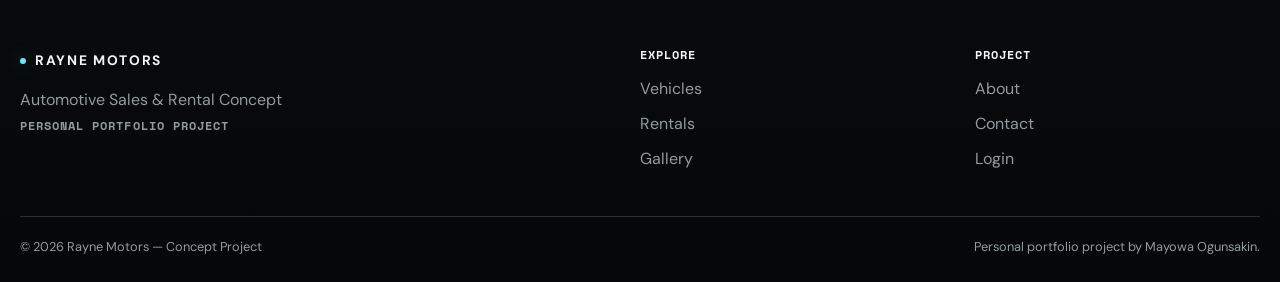
<file: vehicle.html>
<!doctype html>
<html lang="en">
<head>
    <meta charset="utf-8">
    <meta name="viewport" content="width=device-width,initial-scale=1">
    <meta name="description" content="Rayne Motors — premium automotive dealership and rental concept project by Mayowa Ogunsakin.">
    <title>Vehicle — RAYNE MOTORS</title>
    <link rel="stylesheet" href="css/style.css">
</head>

<body>
    <header class="site-header">
        <div class="container nav">
            <a href="index.html" class="brand" aria-label="Rayne Motors home">
                <img src="assets/images/rayne-motors-logo.png" alt="Rayne Motors">
            </a>

            <nav class="nav-links" aria-label="Primary">
                <a data-nav href="index.html">Home</a>
                <a data-nav href="vehicles.html">Vehicles</a>
                <a data-nav href="rentals.html">Rentals</a>
                <a data-nav href="about.html">About</a>
                <a data-nav href="gallery.html">Gallery</a>
                <a data-nav href="contact.html">Contact</a>
            </nav>

            <div class="nav-actions">
                <a href="login.html">Login</a>
                <a class="btn btn-small btn-primary" href="signup.html">Sign Up</a>

                <button class="icon-btn cart-wrap" data-cart-open aria-label="Open cart">
                    <svg class="cart-icon" viewBox="0 0 24 24" fill="none" xmlns="http://www.w3.org/2000/svg" aria-hidden="true">
                        <path d="M3 4H5L7.2 14.2C7.4 15.2 8.3 16 9.4 16H17.8C18.8 16 19.6 15.4 19.9 14.5L21 8H6" stroke="currentColor" stroke-width="1.8" stroke-linecap="round" stroke-linejoin="round"/>
                        <circle cx="10" cy="20" r="1.4" fill="currentColor"/>
                        <circle cx="18" cy="20" r="1.4" fill="currentColor"/>
                    </svg>
                    <span class="cart-count">0</span>
                </button>

                <button class="menu-btn" aria-label="Open menu">☰</button>
            </div>
        </div>
    </header>

    <div class="mobile-drawer">
        <button class="icon-btn" data-mobile-close aria-label="Close menu" style="position:absolute;right:24px;top:24px">×</button>

        <nav class="mobile-links">
            <a data-nav href="index.html">Home</a>
            <a data-nav href="vehicles.html">Vehicles</a>
            <a data-nav href="rentals.html">Rentals</a>
            <a data-nav href="about.html">About</a>
            <a data-nav href="gallery.html">Gallery</a>
            <a data-nav href="contact.html">Contact</a>
            <a href="login.html">Login</a>
        </nav>

        <div class="mobile-footer mono">FIND YOUR NEXT DRIVE.</div>
    </div>

    <div class="scrim"></div>

    <main>
        <section class="page-hero">
            <div class="container">
                <div class="eyebrow mono">VEHICLE DETAIL / DEMO</div>
                <h1>Explore the machine.</h1>
            </div>
        </section>

        <section class="section">
            <div class="container" id="vehicleDetail"></div>
        </section>
    </main>

    <div class="container" style="padding:22px 0;border-top:1px solid var(--border);color:var(--muted);font-size:.8rem">
        <strong style="color:var(--text)">A Project by Mayowa Ogunsakin.</strong><br>
        Rayne Motors brings together premium automotive design, vehicle discovery, rental experiences, and a refined digital interface built for modern drivers.
    </div>

    <footer class="footer">
        <div class="container">
            <div class="footer-grid">
                <div>
                    <a class="logo" href="index.html">RAYNE MOTORS</a>

                    <p class="muted" style="max-width:400px;margin-top:15px">
                        Automotive Sales & Rental Concept<br>
                        <span class="mono">Personal Portfolio Project</span>
                    </p>
                </div>

                <div>
                    <div class="mono">Explore</div>

                    <div class="footer-links" style="margin-top:15px">
                        <a href="vehicles.html">Vehicles</a>
                        <a href="rentals.html">Rentals</a>
                        <a href="gallery.html">Gallery</a>
                    </div>
                </div>

                <div>
                    <div class="mono">Project</div>

                    <div class="footer-links" style="margin-top:15px">
                        <a href="about.html">About</a>
                        <a href="contact.html">Contact</a>
                        <a href="login.html">Login</a>
                    </div>
                </div>
            </div>

            <div class="footer-bottom">
                <div>© 2026 Rayne Motors — Concept Project</div>
                <div>Personal portfolio project by Mayowa Ogunsakin.</div>
            </div>
        </div>
    </footer>

    <aside class="cart-drawer" aria-label="Shopping cart">
        <div class="cart-head">
            <strong>Your Selection</strong>
            <button class="icon-btn" data-close aria-label="Close cart">×</button>
        </div>

        <div class="cart-items"></div>

        <div class="cart-foot">
            <p class="muted" style="margin-bottom:14px">
                Pricing is intentionally omitted. Use the next step to submit a demo request or contact enquiry.
            </p>

            <div style="display:flex;gap:8px">
                <button class="btn btn-ghost" data-clear-cart onclick="RayneCart.clear()">Clear</button>
                <a class="btn btn-primary" href="rentals.html">Request Booking</a>
            </div>
        </div>
    </aside>

    <script src="js/data.js"></script>
    <script src="js/main.js"></script>
    <script src="js/cart.js"></script>
    <script src="js/vehicle-detail.js"></script>
</body>
</html>
</file>
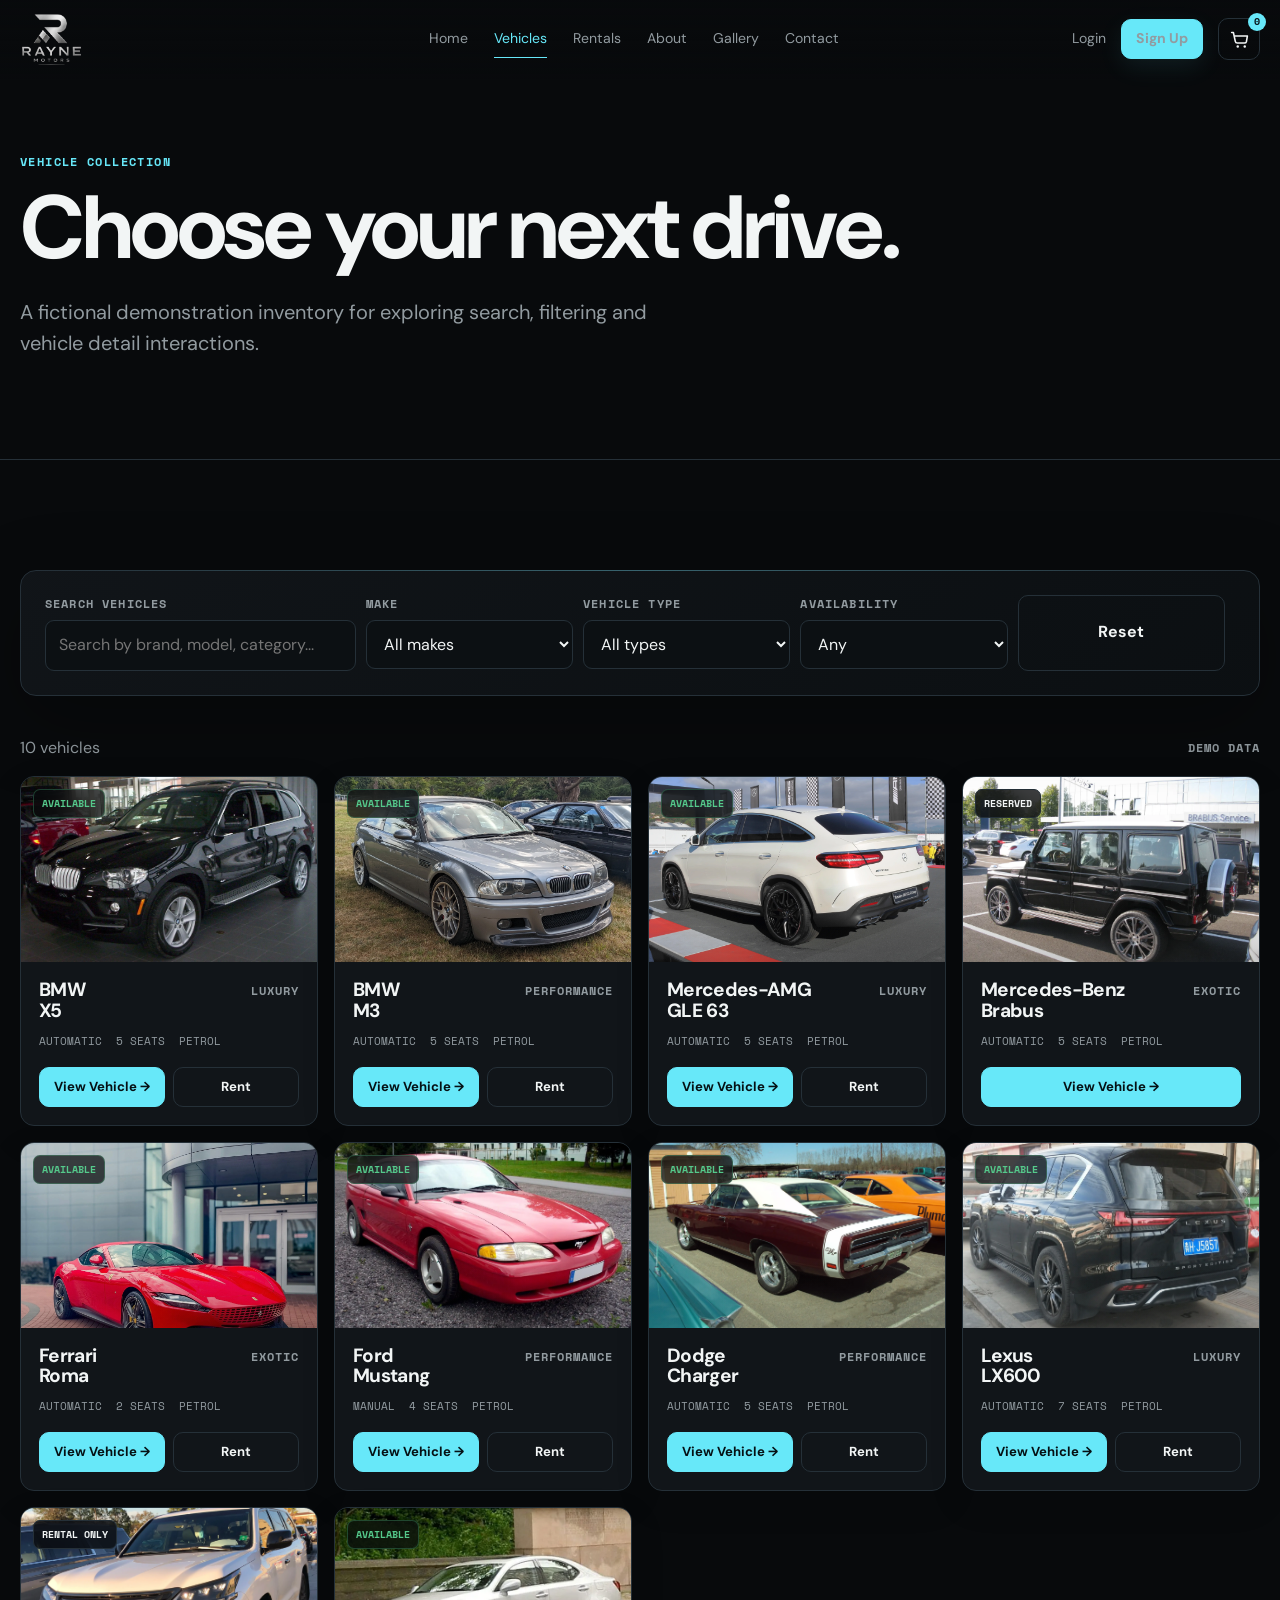
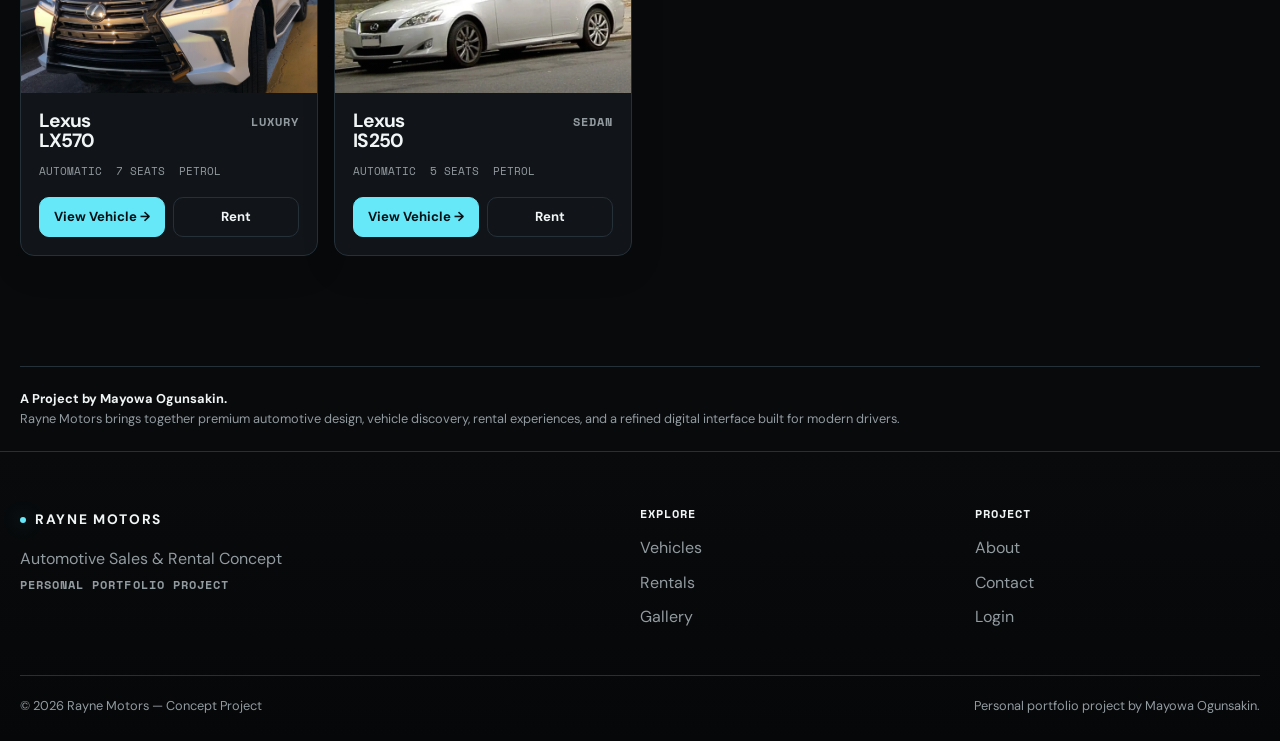
<file: vehicles.html>
<!doctype html>
<html lang="en">
<head>
    <meta charset="utf-8">
    <meta name="viewport" content="width=device-width,initial-scale=1">
    <meta name="description" content="Rayne Motors — premium automotive dealership and rental concept project by Mayowa Ogunsakin.">
    <title>Vehicles — RAYNE MOTORS</title>
    <link rel="stylesheet" href="css/style.css">
</head>
<body>
    <header class="site-header">
        <div class="container nav">
            <a href="index.html" class="brand" aria-label="Rayne Motors home">
                <img src="assets/images/rayne-motors-logo.png" alt="Rayne Motors">
            </a>
            <nav class="nav-links" aria-label="Primary">
                <a data-nav href="index.html">Home</a>
                <a data-nav href="vehicles.html">Vehicles</a>
                <a data-nav href="rentals.html">Rentals</a>
                <a data-nav href="about.html">About</a>
                <a data-nav href="gallery.html">Gallery</a>
                <a data-nav href="contact.html">Contact</a>
            </nav>
            <div class="nav-actions">
                <a href="login.html">Login</a>
                <a class="btn btn-small btn-primary" href="signup.html">Sign Up</a>
                <button class="icon-btn cart-wrap" data-cart-open aria-label="Open cart">
                    <svg class="cart-icon" viewBox="0 0 24 24" fill="none" xmlns="http://www.w3.org/2000/svg" aria-hidden="true">
                        <path d="M3 4H5L7.2 14.2C7.4 15.2 8.3 16 9.4 16H17.8C18.8 16 19.6 15.4 19.9 14.5L21 8H6" stroke="currentColor" stroke-width="1.8" stroke-linecap="round" stroke-linejoin="round"/>
                        <circle cx="10" cy="20" r="1.4" fill="currentColor"/>
                        <circle cx="18" cy="20" r="1.4" fill="currentColor"/>
                    </svg>
                    <span class="cart-count">0</span>
                </button>
                <button class="menu-btn" aria-label="Open menu">☰</button>
            </div>
        </div>
    </header>

    <div class="mobile-drawer">
        <button class="icon-btn" data-mobile-close aria-label="Close menu" style="position:absolute;right:24px;top:24px">×</button>
        <nav class="mobile-links">
            <a data-nav href="index.html">Home</a>
            <a data-nav href="vehicles.html">Vehicles</a>
            <a data-nav href="rentals.html">Rentals</a>
            <a data-nav href="about.html">About</a>
            <a data-nav href="gallery.html">Gallery</a>
            <a data-nav href="contact.html">Contact</a>
            <a href="login.html">Login</a>
        </nav>
        <div class="mobile-footer mono">FIND YOUR NEXT DRIVE.</div>
    </div>

    <div class="scrim"></div>

    <main>
        <section class="page-hero">
            <div class="container">
                <div class="eyebrow mono">VEHICLE COLLECTION</div>
                <h1>Choose your next drive.</h1>
                <p class="lead">A fictional demonstration inventory for exploring search, filtering and vehicle detail interactions.</p>
            </div>
        </section>

        <section class="section">
            <div class="container">
                <div class="search-shell" style="margin:0 0 40px">
                    <div class="search-grid">
                        <div class="field search-main">
                            <label for="vehicleSearch">Search vehicles</label>
                            <input id="vehicleSearch" placeholder="Search by brand, model, category...">
                        </div>
                        <div class="field">
                            <label>Make</label>
                            <select id="makeFilter">
                                <option value="">All makes</option>
                                <option>BMW</option>
                                <option>Mercedes-AMG</option>
                                <option>Mercedes-Benz</option>
                                <option>Ferrari</option>
                                <option>Ford</option>
                                <option>Dodge</option>
                                <option>Lexus</option>
                            </select>
                        </div>
                        <div class="field">
                            <label>Vehicle Type</label>
                            <select id="typeFilter">
                                <option value="">All types</option>
                                <option>SUV</option>
                                <option>Sedan</option>
                                <option>Coupe</option>
                            </select>
                        </div>
                        <div class="field">
                            <label>Availability</label>
                            <select id="availabilityFilter">
                                <option value="">Any</option>
                                <option>Available</option>
                                <option>Reserved</option>
                                <option>Rental Only</option>
                            </select>
                        </div>
                        <button class="btn btn-ghost" id="resetFilters">Reset</button>
                    </div>
                </div>

                <div class="results-line">
                    <span id="resultCount">0 vehicles</span>
                    <span class="mono">DEMO DATA</span>
                </div>

                <div class="vehicle-grid" id="vehicleGrid"></div>
            </div>
        </section>

        <script>
            document.addEventListener("DOMContentLoaded", () => {
                const p = new URLSearchParams(location.search);
                const q = p.get("q");
                const m = p.get("make");
                const t = p.get("type");
                const a = p.get("availability");

                if (q) document.querySelector("#vehicleSearch").value = q;
                if (m) document.querySelector("#makeFilter").value = m;
                if (t) document.querySelector("#typeFilter").value = t;
                if (a) document.querySelector("#availabilityFilter").value = a;

                document.querySelector("#vehicleSearch")?.dispatchEvent(new Event("input"));
            });
        </script>
    </main>

    <div class="container" style="padding:22px 0;border-top:1px solid var(--border);color:var(--muted);font-size:.8rem">
        <strong style="color:var(--text)">A Project by Mayowa Ogunsakin.</strong>
        <br>
        Rayne Motors brings together premium automotive design, vehicle discovery, rental experiences, and a refined digital interface built for modern drivers.
    </div>

    <footer class="footer">
        <div class="container">
            <div class="footer-grid">
                <div>
                    <a class="logo" href="index.html">RAYNE MOTORS</a>
                    <p class="muted" style="max-width:400px;margin-top:15px">
                        Automotive Sales & Rental Concept
                        <br>
                        <span class="mono">Personal Portfolio Project</span>
                    </p>
                </div>

                <div>
                    <div class="mono">Explore</div>
                    <div class="footer-links" style="margin-top:15px">
                        <a href="vehicles.html">Vehicles</a>
                        <a href="rentals.html">Rentals</a>
                        <a href="gallery.html">Gallery</a>
                    </div>
                </div>

                <div>
                    <div class="mono">Project</div>
                    <div class="footer-links" style="margin-top:15px">
                        <a href="about.html">About</a>
                        <a href="contact.html">Contact</a>
                        <a href="login.html">Login</a>
                    </div>
                </div>
            </div>

            <div class="footer-bottom">
                <div>© 2026 Rayne Motors — Concept Project</div>
                <div>Personal portfolio project by Mayowa Ogunsakin.</div>
            </div>
        </div>
    </footer>

    <aside class="cart-drawer" aria-label="Shopping cart">
        <div class="cart-head">
            <strong>Your Selection</strong>
            <button class="icon-btn" data-close aria-label="Close cart">×</button>
        </div>

        <div class="cart-items"></div>

        <div class="cart-foot">
            <p class="muted" style="margin-bottom:14px">
                Pricing is intentionally omitted. Use the next step to submit a demo request or contact enquiry.
            </p>
            <div style="display:flex;gap:8px">
                <button class="btn btn-ghost" data-clear-cart onclick="RayneCart.clear()">Clear</button>
                <a class="btn btn-primary" href="rentals.html">Request Booking</a>
            </div>
        </div>
    </aside>

    <script src="js/data.js"></script>
    <script src="js/main.js"></script>
    <script src="js/cart.js"></script>
    <script src="js/vehicles.js"></script>
</body>
</html>
</file>
<file: css/style.css>
@import url('https://fonts.googleapis.com/css2?family=DM+Sans:wght@400;500;600;700&family=Space+Mono:wght@400;700&display=swap');

/* =========================================================
   VARIABLES
   ========================================================= */

:root {
  --bg: #080A0C;
  --surface: #111519;
  --elevated: #171D21;
  --text: #F2F5F5;
  --muted: #929BA0;
  --accent: #67E8F9;
  --accent-dark: #164E63;
  --border: #253038;
  --success: #55c98b;
  --error: #ef6a6a;
  --radius: 14px;
  --max: 1440px;
  --ease: cubic-bezier(.22, .8, .2, 1);

  --accent-soft: rgba(103, 232, 249, .08);
  --accent-line: rgba(103, 232, 249, .28);
  --shadow-soft: 0 24px 80px rgba(0, 0, 0, .28);
}

/* =========================================================
   RESET / GLOBAL
   ========================================================= */

* {
  box-sizing: border-box;
}

html {
  scroll-behavior: smooth;
}

body {
  margin: 0;
  background: var(--bg);
  color: var(--text);
  font-family: "DM Sans", system-ui, sans-serif;
  line-height: 1.55;
}

body.drawer-open {
  overflow: hidden;
}

a {
  color: inherit;
  text-decoration: none;
}

button,
input,
select,
textarea {
  font: inherit;
}

button {
  cursor: pointer;
}

img {
  display: block;
  max-width: 100%;
}

::selection {
  background: var(--accent);
  color: #031014;
}

:focus-visible {
  outline: 2px solid var(--accent);
  outline-offset: 3px;
}

/* =========================================================
   LAYOUT
   ========================================================= */

.container {
  width: min(calc(100% - 40px), var(--max));
  margin: auto;
}

.section {
  position: relative;
  padding: 110px 0;
  overflow: hidden;
}

.section--tight {
  padding: 72px 0;
}

.section-head {
  display: flex;
  align-items: end;
  justify-content: space-between;
  gap: 30px;
  margin-bottom: 42px;
}

.watermark {
  position: absolute;
  inset: auto -2vw 0 auto;
  font-size: clamp(7rem, 22vw, 20rem);
  font-weight: 700;
  line-height: .7;
  letter-spacing: -.08em;
  color: #fff;
  opacity: .035;
  pointer-events: none;
  white-space: nowrap;
}

/* =========================================================
   TYPOGRAPHY
   ========================================================= */

.mono {
  font: 700 .72rem/1.2 "Space Mono", monospace;
  letter-spacing: .09em;
  text-transform: uppercase;
}

.eyebrow {
  margin-bottom: 12px;
  color: var(--accent);
  letter-spacing: .12em;
}

h1,
h2,
h3,
p {
  margin-top: 0;
}

h1,
h2,
h3 {
  line-height: 1.05;
  letter-spacing: -.035em;
}

h1 {
  max-width: 950px;
  margin-bottom: 22px;
  font-size: clamp(3.4rem, 8vw, 8.2rem);
}

h2 {
  max-width: 900px;
  font-size: clamp(2.3rem, 5vw, 5.3rem);
}

h3 {
  font-size: 1.45rem;
}

.lead {
  max-width: 680px;
  color: var(--muted);
  font-size: clamp(1rem, 1.6vw, 1.25rem);
}

.muted {
  color: var(--muted);
}

/* =========================================================
   HEADER / NAVIGATION
   ========================================================= */

.site-header {
  position: fixed;
  top: 0;
  right: 0;
  left: 0;
  z-index: 50;
  border-bottom: 1px solid transparent;

  background: linear-gradient(
    180deg,
    rgba(8, 10, 12, .82),
    rgba(8, 10, 12, .22)
  );

  transition: .35s var(--ease);
}

.site-header.scrolled {
  border-color: var(--border);
  background: rgba(8, 10, 12, .88);
  box-shadow: 0 14px 45px rgba(0, 0, 0, .18);

  backdrop-filter: blur(18px);
  -webkit-backdrop-filter: blur(18px);
}

.nav {
  display: flex;
  align-items: center;
  gap: 34px;
  height: 78px;
}

.logo {
  position: relative;
  font-size: .86rem;
  font-weight: 700;
  letter-spacing: .12em;
  white-space: nowrap;
}

.logo::before {
  display: inline-block;
  width: 7px;
  height: 7px;
  margin: 0 9px 1px 0;
  border-radius: 50%;
  background: var(--accent);
  box-shadow: 0 0 18px rgba(103, 232, 249, .45);
  content: "";
}

.nav-links {
  display: flex;
  align-items: center;
  gap: 26px;
  margin: auto;
}

.nav-links a,
.nav-actions a {
  position: relative;
  color: var(--muted);
  font-size: .88rem;
  transition: .2s;
}

.nav-links a::after {
  position: absolute;
  right: 0;
  bottom: -8px;
  left: 0;
  height: 1px;
  background: var(--accent);
  content: "";
  transform: scaleX(0);
  transform-origin: right;
  transition: transform .28s var(--ease);
}

.nav-links a:hover,
.nav-links a.active,
.nav-actions a:hover {
  color: var(--text);
}

.nav-links a.active {
  color: var(--accent);
}

.nav-links a:hover::after,
.nav-links a.active::after {
  transform: scaleX(1);
  transform-origin: left;
}

.nav-actions {
  display: flex;
  align-items: center;
  gap: 15px;
}

/* =========================================================
   BRAND LOGO
   ========================================================= */

.brand {
  display: inline-flex;
  align-items: center;
  flex-shrink: 0;
  margin: 0;
  padding: 0;
}

.brand img {
  display: block;
  width: 175px;
  height: auto;
  max-height: 55px;
  object-fit: contain;
}

/* =========================================================
   DESKTOP LOGO POSITION
   ========================================================= */

@media (min-width: 801px) {
  .site-header .brand {
    position: relative;
    left: -56px;
  }
}

/* =========================================================
   BUTTONS / ICONS
   ========================================================= */

.icon-btn,
.menu-btn {
  display: grid;
  place-items: center;
  width: 42px;
  height: 42px;
  border: 1px solid var(--border);
  border-radius: 10px;
  background: transparent;
  color: var(--text);
}

.menu-btn {
  display: none;
}

.cart-wrap {
  position: relative;
}

.cart-count {
  position: absolute;
  top: -6px;
  right: -7px;
  min-width: 18px;
  height: 18px;
  padding: 0 5px;
  border-radius: 20px;
  background: var(--accent);
  color: #061015;
  font: 700 10px/18px "Space Mono";
  text-align: center;
}

.cart-icon {
  display: block;
  width: 21px;
  height: 21px;
  color: var(--text);

  transition:
    color .25s var(--ease),
    transform .25s var(--ease);
}

.cart-wrap:hover .cart-icon {
  color: var(--accent);
  transform: translateY(-1px);
}

.cart-wrap:active .cart-icon {
  transform: scale(.92);
}

.btn {
  display: inline-flex;
  align-items: center;
  justify-content: center;
  gap: 10px;
  min-height: 48px;
  padding: 0 20px;
  border: 1px solid var(--border);
  border-radius: 10px;
  background: transparent;
  color: var(--text);
  font-weight: 700;
  text-align: center;
  transition: .25s var(--ease);
}

.btn:hover {
  border-color: #40515a;
  transform: translateY(-2px);
}

.btn-primary {
  border-color: var(--accent);

  background: var(--accent);
  color: #051014;

  box-shadow:
    0 8px 24px rgba(103, 232, 249, .09);
}

.btn-primary:hover {
  border-color: #8af1ff;
  background: #8af1ff;
}

.card-actions .btn-primary {
  box-shadow: none;
}

.btn-ghost:hover {
  border-color: var(--accent);
  color: var(--accent);
}

.btn-small {
  min-height: 40px;
  padding: 0 14px;
  font-size: .82rem;
}

/* =========================================================
   HERO
   ========================================================= */

.hero {
  position: relative;

  display: flex;
  align-items: center;
  justify-content: center;
  width: 100%;
  height: 100vh;
  min-height: 680px;
  margin: 0;
  padding: 0;
  overflow: hidden;
  isolation: isolate;
  background: #080A0C;
}

/* Technical grid */

.hero::before {
  position: absolute;
  inset: 0;
  z-index: 3;
  pointer-events: none;
  background:
    linear-gradient(
      rgba(103, 232, 249, .035) 1px,
      transparent 1px
    ),
    linear-gradient(
      90deg,
      rgba(103, 232, 249, .035) 1px,
      transparent 1px
    );

  background-size: 72px 72px;
  content: "";
  opacity: .16;

  mask-image:
    linear-gradient(
      to bottom,
      black,
      transparent 78%
    );

  -webkit-mask-image:
    linear-gradient(
      to bottom,
      black,
      transparent 78%
    );
}

/* Decorative circle */

.hero::after {
  position: absolute;
  top: 8vh;
  right: -18vw;
  z-index: 3;
  width: 40vw;
  height: 40vw;
  border: 1px solid rgba(103, 232, 249, .06);
  border-radius: 50%;

  box-shadow:
    0 0 0 80px rgba(103, 232, 249, .014),
    0 0 0 160px rgba(103, 232, 249, .007);

  pointer-events: none;

  content: "";
}

/* =========================================================
   HERO MEDIA
   ========================================================= */

.hero-media {
  position: absolute;
  inset: 0;
  z-index: 0;
  display: block;
  width: 100%;
  height: 100%;
  min-width: 100%;
  min-height: 100%;
  overflow: hidden;
  background: #080A0C;
}

/* =========================================================
   HERO DARK OVERLAY
   ========================================================= */

.hero-media::after {
  position: absolute;
  inset: 0;
  z-index: 5;
  background:
    linear-gradient(
      180deg,
      rgba(0, 0, 0, .58) 0%,
      rgba(0, 0, 0, .34) 35%,
      rgba(0, 0, 0, .70) 100%
    ),

    linear-gradient(
      90deg,
      rgba(0, 0, 0, .24) 0%,
      transparent 50%,
      rgba(0, 0, 0, .24) 100%
    );
  pointer-events: none;
  content: "";
}

/* =========================================================
   HERO SLIDES — DESKTOP CROSSFADE
   ========================================================= */

.hero-slide {
  position: absolute;
  inset: 0;
  z-index: 1;
  width: 100%;
  height: 100%;
  min-width: 100%;
  min-height: 100%;
  max-width: none;
  max-height: none;
  display: block;
  object-fit: cover;
  object-position: center center;
  opacity: 0;
  visibility: hidden;
  transform: none !important;
  animation: none !important;
  transition:
    opacity 1.5s ease-in-out,
    visibility 1.5s ease-in-out;
  will-change: opacity;
}

.hero-slide.active {
  z-index: 2;
  opacity: 1;
  visibility: visible;
  transform: none !important;
  animation: none !important;
}
/* =========================================================
   HERO CONTENT
   ========================================================= */

.hero-content {
  position: absolute;
  inset: 0;
  z-index: 10;
  display: flex;
  flex-direction: column;
  align-items: center;
  justify-content: center;
  width: 100%;
  max-width: none;
  margin: 0;
  padding: 40px 30px;
  text-align: center;
  pointer-events: none;
}

.hero-content > * {
  pointer-events: auto;
}

.hero-content h1 {
  margin: 0;
  color: #fff;
  font-size:
    clamp(3rem, 8vw, 7rem);
  font-weight: 900;
  line-height: .95;
  text-shadow:
    0 5px 25px rgba(0, 0, 0, .9),
    0 12px 60px rgba(0, 0, 0, .7);
  text-wrap: balance;
}

.hero h1 {
  text-shadow:
    0 10px 50px rgba(0, 0, 0, .8);
}

.hero-kicker {
  display: flex;
  align-items: center;
  gap: 12px;
  margin-bottom: 24px;
}

.hero-kicker span:first-child {
  color: var(--accent);
}

.hero-kicker span:first-child::after {
  display: inline-block;
  width: 34px;
  height: 1px;
  margin: 0 0 3px 12px;
  background: var(--accent);
  content: "";
}

.hero-kicker span:last-child {
  color: #c1c8ca;
}

/* =========================================================
   HERO ACTIONS
   ========================================================= */

.hero-actions {
  display: flex;
  align-items: center;
  justify-content: center;
  flex-wrap: wrap;
  gap: 12px;
  width: 100%;
  margin-top: 32px;
}

.hero-actions .btn {
  display: inline-flex;
  align-items: center;
  justify-content: center;
  text-align: center;
}

.hero-watermark {
  position: absolute;
  top: 25%;
  right: 3%;
  z-index: 4;
  font-size:
    clamp(5rem, 15vw, 14rem);
  font-weight: 700;
  line-height: .72;
  letter-spacing: -.08em;
  color: #fff;
  opacity: .025;
  text-align: right;
  pointer-events: none;
  mix-blend-mode: screen;
}

/* =========================================================
   HERO TYPING
   ========================================================= */

.typing-hero {
  display: flex;
  align-items: center;
  justify-content: center;
  min-height: 1.84em;
  flex-wrap: wrap;
  width: 100%;
  transition: font-size .25s ease;
}

#heroTyping {
  font-weight: 900;
  line-height: .92;
  letter-spacing: -.05em;
  text-align: center;
  white-space: pre-line;
  text-shadow:
    0 4px 30px rgba(0, 0, 0, .85),
    0 0 35px rgba(103, 232, 249, .12);
  transition:
    color .25s ease,
    font-size .25s ease;
}

.typing-cursor {
  display: inline-block;
  width: 3px;
  height: .82em;
  margin-left: 10px;
  background: var(--accent);
  vertical-align: middle;
  animation:
    typingCursor .7s ease-in-out infinite;
}

@keyframes typingCursor {
  0%, 45% {
    opacity: 1;
  }

  46%, 100% {
    opacity: 0;
  }
}

/* =========================================================
   SEARCH
   ========================================================= */

.search-shell {
  position: relative;
  z-index: 20;
  margin-top: -30px;
  padding: 24px;
  border: 1px solid var(--border);
  border-radius: 16px;
  background:
    linear-gradient(
      145deg,
      rgba(17, 21, 25, .98),
      rgba(12, 16, 19, .96)
    );
  box-shadow: var(--shadow-soft);
}

.search-shell::before {
  position: absolute;
  top: -1px;
  right: 24px;
  left: 24px;
  height: 1px;
  background:
    linear-gradient(
      90deg,
      transparent,
      var(--accent-line),
      transparent
    );
  content: "";
}

.search-grid {
  display: grid;
  grid-template-columns:
    1.5fr repeat(4, 1fr) auto;
  gap: 10px;
}

.field {
  display: flex;
  flex-direction: column;
  gap: 8px;
}

.field label {
  color: var(--muted);
  font:
    700 .72rem "Space Mono";
  letter-spacing: .1em;
  text-transform: uppercase;
}

.field input,
.field select,
.field textarea {
  width: 100%;
  min-height: 46px;
  padding: 12px 13px;
  border: 1px solid var(--border);
  border-radius: 9px;
  outline: none;
  background: #0c1013;
  color: var(--text);
  transition: .2s;
}

.field textarea {
  min-height: 130px;
  resize: vertical;
}

.field input:hover,
.field select:hover,
.field textarea:hover {
  border-color: #34434a;
}

.field input:focus,
.field select:focus,
.field textarea:focus {
  border-color: var(--accent);
  box-shadow:
    0 0 0 3px rgba(103, 232, 249, .08);
}

.form-grid {
  display: grid;
  grid-template-columns: repeat(2, 1fr);
  gap: 18px;
}

.form-grid .full {
  grid-column: 1 / -1;
}

.error-text {
  min-height: 1em;
  color: var(--error);
  font-size: .78rem;
}

.notice {
  padding: 16px;
  border: 1px solid var(--border);
  border-radius: 10px;
  background: var(--surface);
  color: var(--muted);
  box-shadow:
    0 10px 30px rgba(0, 0, 0, .12);
}

.notice.success {
  border-color: rgba(85, 201, 139, .4);
  color: #b6f2d2;
}

.notice.error {
  border-color: rgba(239, 106, 106, .4);
  color: #ffc0c0;
}

/* =========================================================
   VEHICLES
   ========================================================= */

.vehicle-grid {
  display: grid;
  grid-template-columns: repeat(4, 1fr);
  gap: 16px;
}

.vehicle-card {
  overflow: hidden;
  border: 1px solid var(--border);
  border-radius: var(--radius);
  background: var(--surface);
  box-shadow:
    0 12px 35px rgba(0, 0, 0, .12);
  transition: .3s var(--ease);
}

.vehicle-card:hover {
  border-color:
    rgba(103, 232, 249, .45);
  box-shadow:
    0 18px 50px rgba(0, 0, 0, .25);
  transform: translateY(-4px);
}

.vehicle-image {
  position: relative;
  aspect-ratio: 16 / 10;
  overflow: hidden;
  background: #0c1114;
}

.vehicle-image::after {
  position: absolute;
  inset: 0;
  background:
    linear-gradient(
      180deg,
      transparent 58%,
      rgba(8, 10, 12, .22)
    );
  pointer-events: none;
  content: "";
}

.vehicle-image img {
  width: 100%;
  height: 100%;
  object-fit: cover;
  transition: .5s var(--ease);
}

.vehicle-card:hover .vehicle-image img {
  transform: scale(1.02);
}

.badge {
  position: absolute;
  top: 12px;
  left: 12px;
  z-index: 2;
  padding: 6px 8px;
  border: 1px solid var(--border);
  border-radius: 7px;
  background:
    rgba(8, 10, 12, .78);
  font:
    700 .62rem "Space Mono";
  text-transform: uppercase;
  backdrop-filter: blur(10px);
  -webkit-backdrop-filter: blur(10px);
}

.badge.available {
  border-color:
    rgba(85, 201, 139, .28);
  background:
    rgba(8, 10, 12, .72);
  color: var(--success);
}

.card-body {
  padding: 18px;
}

.card-title {
  display: flex;
  align-items: start;
  justify-content: space-between;
  gap: 12px;
}

.card-title h3 {
  margin: 0;
  font-size: 1.2rem;
}

.card-title .mono {
  padding-top: 4px;
  color: var(--muted);
}

.card-meta {
  display: flex;
  flex-wrap: wrap;
  gap: 8px 14px;
  margin: 12px 0 18px;
  color: var(--muted);
  font:
    400 .68rem "Space Mono";
  text-transform: uppercase;
}

.card-actions {
  display: flex;
  gap: 8px;
}

.card-actions .btn {
  flex: 1;
}

.filters-bar {
  display: flex;
  flex-wrap: wrap;
  gap: 8px;
  margin-bottom: 24px;
}

.filter-chip {
  padding: 9px 13px;
  border: 1px solid var(--border);
  border-radius: 999px;
  background: transparent;
  color: var(--muted);
  font:
    700 .7rem "Space Mono";
  text-transform: uppercase;
}

.filter-chip:hover,
.filter-chip.active {
  border-color: var(--accent);

  background:
    rgba(103, 232, 249, .05);
  color: var(--accent);
}

.results-line {
  display: flex;
  align-items: center;
  justify-content: space-between;
  margin-bottom: 16px;
  color: var(--muted);
}

/* =========================================================
   EDITORIAL / STEPS
   ========================================================= */

.editorial {
  display: grid;
  grid-template-columns: 1fr 1fr;
  gap: 70px;
  align-items: center;
}

.editorial-media {
  position: relative;
  min-height: 540px;
  height: 100%;
  overflow: hidden;
  border: 1px solid var(--border);
  border-radius: 16px;
  background: #0c1114;
}

.editorial-media img {
  display: block;
  width: 100%;
  height: 100%;
  object-fit: cover;
}

.editorial-media::after {
  position: absolute;
  inset: 0;
  background:
    linear-gradient(
      135deg,
      transparent 50%,
      rgba(103, 232, 249, .06)
    );

  pointer-events: none;
  content: "";
}

.editorial-copy {
  max-width: 620px;
}

.steps {
  display: grid;
  grid-template-columns: repeat(3, 1fr);
  border-top: 1px solid var(--border);
}

.step {
  position: relative;
  padding: 32px 24px;
  border-right: 1px solid var(--border);
  transition:
    background .3s var(--ease);
}

.step:last-child {
  border-right: 0;
}

.step:hover {
  background:
    rgba(103, 232, 249, .025);
}

.step-number {
  margin-bottom: 34px;
  color: var(--accent);
  font-size: .68rem;
}

.step-number::after {
  display: block;
  width: 34px;
  height: 1px;
  margin-top: 12px;
  background: var(--accent);
  content: "";
}

.step p {
  color: var(--muted);
}

/* =========================================================
   TESTIMONIAL
   ========================================================= */

.testimonial {
  position: relative;
  max-width: 900px;
  margin: auto;
  padding: 30px 0;
  text-align: center;
}

.quote {
  min-height: 145px;
  font-size:
    clamp(1.6rem, 3vw, 3rem);
  line-height: 1.2;
  letter-spacing: -.035em;
  text-wrap: balance;
  transition:
    opacity .22s var(--ease),
    transform .22s var(--ease);
}

.quote-meta {
  color: var(--muted);
  transition:
    opacity .22s var(--ease);
}

.carousel-controls,
.dots {
  display: flex;
  justify-content: center;
  gap: 8px;
}

.carousel-controls {
  margin-top: 28px;
}

.dots {
  gap: 7px;
  margin-top: 18px;
}

.dot {
  width: 7px;
  height: 7px;
  padding: 0;
  border: 0;
  border-radius: 50%;
  background: #465057;
  transition:
    transform .2s var(--ease),
    background .2s var(--ease);
}

.dot.active {
  background: var(--accent);
}

.dot:hover {
  transform: scale(1.35);
}

/* =========================================================
   PAGE / GALLERY
   ========================================================= */

.page-hero {
  padding: 155px 0 80px;
  border-bottom: 1px solid var(--border);
}

.page-hero h1 {
  font-size:
    clamp(3rem, 7vw, 7rem);
}

.gallery-grid {
  columns: 3 280px;
  column-gap: 14px;
}

.gallery-item {
  position: relative;
  break-inside: avoid;
  overflow: hidden;
  margin-bottom: 14px;
  border: 1px solid var(--border);
  border-radius: 12px;
  background: #0c1114;
  transition:
    border-color .3s var(--ease),
    transform .3s var(--ease),
    box-shadow .3s var(--ease);
}

.gallery-item img {
  width: 100%;

  transition: .45s var(--ease);
}

.gallery-item:hover {
  border-color:
    rgba(103, 232, 249, .35);
  box-shadow:
    0 18px 45px rgba(0, 0, 0, .22);
  transform: translateY(-2px);
}

.gallery-item:hover img {
  transform: scale(1.025);
}

.gallery-overlay {
  position: absolute;
  right: 0;
  bottom: 0;
  left: 0;
  padding: 22px 18px 18px;
  background:
    linear-gradient(
      transparent,
      rgba(0, 0, 0, .9)
    );

  opacity: 0;
  transform: translateY(8px);
  transition: .3s;
}

.gallery-item:hover .gallery-overlay {
  opacity: 1;
  transform: none;
}

/* =========================================================
   VEHICLE DETAIL
   ========================================================= */

.detail-grid {
  display: grid;
  grid-template-columns: 1.35fr .65fr;
  gap: 40px;
  align-items: start;
}

.detail-gallery {
  position: sticky;
  top: 100px;
}

.detail-main-image {
  overflow: hidden;
  border: 1px solid var(--border);
  border-radius: 16px;
  background: #0c1114;
  box-shadow: var(--shadow-soft);
}

.thumbs {
  display: grid;
  grid-template-columns:
    repeat(4, 1fr);
  gap: 8px;
  margin-top: 8px;
}

.thumb {
  overflow: hidden;
  padding: 0;
  border: 1px solid var(--border);
  border-radius: 8px;
  background: #0c1114;
}

.thumb.active {
  border-color: var(--accent);
}

.detail-panel {
  padding: 28px;
  border: 1px solid var(--border);
  border-radius: 16px;
  background: var(--surface);
  box-shadow:
    0 18px 55px rgba(0, 0, 0, .18);
}

.detail-panel h1 {
  margin-bottom: 12px;
  font-size:
    clamp(2.6rem, 5vw, 5rem);
}

.spec-grid {
  display: grid;
  grid-template-columns:
    repeat(2, 1fr);
  gap: 1px;
  margin: 26px 0;
  background: var(--border);
}

.spec {
  padding: 15px;
  background: var(--surface);
  transition:
    background .2s var(--ease);
}

.spec:hover {
  background: #141a1e;
}

.spec span {
  display: block;
  margin-bottom: 7px;
  color: var(--muted);
  font:
    700 .62rem "Space Mono";
  text-transform: uppercase;
}

.spec strong {
  font-size: .95rem;
}

/* =========================================================
   CART
   ========================================================= */

.cart-drawer {
  position: fixed;
  top: 0;
  right: 0;
  bottom: 0;
  z-index: 80;
  display: flex;
  flex-direction: column;
  width: min(460px, 100%);
  border-left: 1px solid var(--border);
  background: var(--surface);
  transform: translateX(102%);
  transition: .4s var(--ease);
}

.cart-drawer.open {
  transform: none;
}

.scrim {
  position: fixed;
  inset: 0;
  z-index: 70;
  background:
    radial-gradient(
      circle at 85% 10%,
      rgba(103, 232, 249, .035),
      transparent 30%
    ),
    rgba(0, 0, 0, .62);
  opacity: 0;
  pointer-events: none;
  transition: .3s;
  backdrop-filter: blur(4px);
  -webkit-backdrop-filter: blur(4px);
}

.scrim.open {
  opacity: 1;
  pointer-events: auto;
}

.cart-head {
  display: flex;
  align-items: center;
  justify-content: space-between;
  padding: 22px;
  border-bottom: 1px solid var(--border);
}

.cart-items {
  flex: 1;
  padding: 18px;
  overflow: auto;
}

.cart-item {
  display: grid;
  grid-template-columns:
    90px 1fr auto;
  gap: 12px;
  padding: 14px 0;
  border-bottom: 1px solid var(--border);
}

.cart-item img {
  width: 90px;
  height: 62px;
  border-radius: 7px;
  object-fit: cover;
}

.cart-item h4 {
  margin: 0 0 5px;
  font-size: .95rem;
}

.cart-item small {
  color: var(--muted);
}

.cart-foot {
  padding: 18px;
  border-top: 1px solid var(--border);
}

.empty {
  padding: 50px 15px;
  color: var(--muted);
  text-align: center;
}

/* =========================================================
   AUTH
   ========================================================= */

.auth-wrap {
  display: grid;
  place-items: center;
  min-height: 100vh;
  padding: 130px 20px 60px;
}

.auth-card {
  position: relative;
  width: min(520px, 100%);
  padding: 32px;
  border: 1px solid var(--border);
  border-radius: 16px;
  background: var(--surface);
  box-shadow:
    0 30px 90px rgba(0, 0, 0, .3);
}

.auth-card::before {
  display: block;
  width: 44px;
  height: 2px;
  margin-bottom: 26px;
  background: var(--accent);
  content: "";
}

.auth-card h1 {
  margin-bottom: 12px;
  font-size:
    clamp(2.4rem, 5vw, 4rem);
}

.divider {
  display: flex;
  align-items: center;
  gap: 12px;
  margin: 22px 0;
  color: var(--muted);
  font-size: .75rem;
}

.divider::before,
.divider::after {
  flex: 1;
  height: 1px;
  background: var(--border);
  content: "";
}

/* =========================================================
   FOOTER
   ========================================================= */

.footer {
  padding: 55px 0 25px;
  border-top: 1px solid var(--border);
  background:
    linear-gradient(
      180deg,
      var(--bg),
      #060708
    );
}

.footer-grid {
  display: grid;
  grid-template-columns:
    2fr 1fr 1fr;
  gap: 50px;
}

.footer-links {
  display: grid;
  gap: 10px;
  color: var(--muted);
}

.footer-links a {
  transition:
    color .2s,
    transform .2s;
}

.footer-links a:hover {
  color: var(--text);
  transform: translateX(3px);
}

.footer .logo::before {
  width: 6px;
  height: 6px;
}

.footer-bottom {
  display: flex;
  justify-content: space-between;
  gap: 20px;
  margin-top: 45px;
  padding-top: 20px;
  border-top: 1px solid var(--border);
  color: var(--muted);
  font-size: .8rem;
}

/* =========================================================
   ANIMATIONS
   ========================================================= */

.reveal {
  opacity: 0;
  transform: translateY(20px);
  transition: .7s var(--ease);
}

.reveal.visible {
  opacity: 1;
  transform: none;
}

/* =========================================================
   MOBILE DRAWER
   ========================================================= */

.mobile-drawer {
  position: fixed;
  inset: 0;
  z-index: 75;
  padding: 105px 24px 30px;
  background: var(--bg);
  transform: translateX(100%);
  transition: .4s var(--ease);
}

.mobile-drawer.open {
  transform: none;
}

.mobile-links {
  display: grid;
  gap: 20px;
  font-size: 2rem;
}

.mobile-links a {
  color: var(--muted);
}

.mobile-links a.active {
  color: var(--accent);
}

/* =========================================================
   DESKTOP / TABLET
   ========================================================= */

@media (max-width: 1100px) {

  .vehicle-grid {
    grid-template-columns:
      repeat(2, 1fr);
  }

  .search-grid {
    grid-template-columns:
      repeat(3, 1fr);
  }

  .search-grid .search-main,
  .search-grid > .btn {
    grid-column: 1 / -1;
  }
}

/* =========================================================
   TABLET / MOBILE
   ========================================================= */

@media (max-width: 800px) {

  .container {
    width:
      min(calc(100% - 28px), var(--max));
  }

  .site-header .container {
    width: 100%;
    max-width: none;
    margin: 0;
    padding-right: 15px;
    padding-left: 0;
  }

  .nav {
    justify-content: space-between;
    width: 100%;
    height: 72px;
    padding: 0;
  }

  .nav-links,
  .nav-actions > a {
    display: none;
  }

  .nav-actions {
    margin-left: auto;
  }

  .menu-btn {
    display: grid !important;
    position: relative;
    width: 46px;
    height: 46px;
    padding: 0;
    border:
      1px solid rgba(103, 232, 249, .28);
    border-radius: 14px;
    background:
      rgba(8, 10, 12, .72);
    color: var(--text);
    overflow: hidden;
    isolation: isolate;
    transition:
      transform .3s ease,
      border-color .3s ease,
      box-shadow .3s ease,
      background .3s ease;
  }

  .menu-btn::before {
    position: absolute;
    top: 50%;
    left: 50%;
    width: 80px;
    height: 80px;
    border-radius: 50%;
    background:
      radial-gradient(
        circle,
        rgba(103, 232, 249, .4),
        rgba(103, 232, 249, .12) 35%,
        transparent 72%
      );
    content: "";
    opacity: 0;
    pointer-events: none;
    transform:
      translate(-50%, -50%)
      scale(.15);
    transition:
      transform .6s cubic-bezier(.16, 1, .3, 1),
      opacity .3s ease;
  }

  .menu-btn:hover {
    border-color:
      rgba(103, 232, 249, .7);

    background:
      rgba(103, 232, 249, .08);

    box-shadow:
      0 10px 35px rgba(0, 0, 0, .4),
      0 0 30px rgba(103, 232, 249, .15);

    transform:
      translateY(-2px)
      scale(1.04);
  }

  .menu-btn:hover::before {
    opacity: 1;

    transform:
      translate(-50%, -50%)
      scale(1.5);
  }

  .menu-btn:active {
    transform: scale(.93);
  }

  .brand img {
    width: 145px;
    max-height: 48px;
    transform: translateX(-32px);
}

  /* =======================================================
     MOBILE HERO
     ======================================================= */

  .hero {
    width: 100%;
    height: 100svh;
    min-height: 620px;
    padding: 0;
    overflow: hidden;
  }

  .hero-media {
    position: absolute;
    inset: 0;
    width: 100%;
    height: 100%;
    min-width: 100%;
    min-height: 100%;
    overflow: hidden;
  }

  .hero-slide {
    position: absolute;
    inset: 0;
    width: 100%;
    height: 100%;
    min-width: 100%;
    min-height: 100%;
    max-width: none;
    max-height: none;
    object-fit: cover;
    object-position: center center;
    transform: none !important;
    animation: none !important;
    transition:
      opacity .75s ease,
      visibility .75s ease;
  }

  /* =======================================================
     MOBILE HERO OVERLAY
     ======================================================= */

  .hero-media::after {
    position: absolute;
    inset: 0;
    z-index: 5;
    background:
      linear-gradient(
        180deg,
        rgba(0, 0, 0, .60) 0%,
        rgba(0, 0, 0, .32) 35%,
        rgba(8, 10, 12, .82) 100%
      );
    pointer-events: none;
    content: "";
  }

  .hero-car {
    right: -22%;
    bottom: 12%;
    width: 115%;
    opacity: .30;
    transform: none !important;
    transition: none;
  }

  .hero:hover .hero-car {
    transform: none !important;
  }

  .hero::after {
    top: 16vh;
    right: -38vw;
    width: 80vw;
    height: 80vw;
  }

  .hero-watermark {
    top: 28%;
    right: -4%;
    font-size:
      clamp(4.5rem, 20vw, 8rem);
  }

  /* =======================================================
     MOBILE HERO CONTENT
     ======================================================= */

  .hero-content {
    display: flex;
    flex-direction: column;
    align-items: center;
    justify-content: center;
    width: 100%;
    padding:
      40px 20px;
    text-align: center;
  }

  /* =======================================================
     MOBILE HERO BUTTONS
     ======================================================= */

  .hero-actions {
    display: flex;
    flex-direction: column;
    align-items: center;
    justify-content: center;
    width: 100%;
    gap: 12px;
    margin-top: 32px;
  }

  .hero-actions .btn {
    display: flex;
    align-items: center;
    justify-content: center;
    width: min(100%, 320px);
    min-height: 48px;
    margin: 0 auto;
    text-align: center;
  }

  /* =======================================================
     SEARCH
     ======================================================= */

  .search-shell {
    margin-top: -15px;
    padding: 20px;
  }

  .search-grid {
    grid-template-columns:
      1fr 1fr;
  }

  .search-grid .search-main,
  .search-grid > .btn {
    grid-column: 1 / -1;
  }

  /* =======================================================
     GENERAL MOBILE SECTIONS
     ======================================================= */

  .section {
    padding: 80px 0;
  }

  .section-head {
    display: block;
  }

  .section-head .btn {
    margin-top: 20px;
  }

  .editorial,
  .detail-grid {
    grid-template-columns: 1fr;
    gap: 30px;
  }

  .editorial-media {
    min-height: 360px;
  }

  .detail-gallery {
    position: static;
  }

  .steps {
    grid-template-columns: 1fr;
  }

  .step {
    border-right: 0;

    border-bottom:
      1px solid var(--border);
  }

  .footer-grid {
    grid-template-columns:
      1fr 1fr;
  }

  /* =======================================================
     FLOATING MOBILE MENU
     ======================================================= */

  .mobile-drawer {
    top: 82px;
    right: 14px;
    bottom: auto;
    left: auto;
    width:
      min(340px, calc(100vw - 28px));
    max-height:
      calc(100vh - 100px);
    padding:
      70px 20px 24px;
    border:
      1px solid rgba(103, 232, 249, .2);
    border-radius: 24px;
    background:
      linear-gradient(
        145deg,
        rgba(22, 30, 35, .97),
        rgba(7, 11, 14, .98)
      );
    box-shadow:
      0 30px 80px rgba(0, 0, 0, .6),
      inset 0 1px 0 rgba(255, 255, 255, .04),
      0 0 50px rgba(103, 232, 249, .06);
    opacity: 0;
    visibility: hidden;
    transform:
      translateY(-18px)
      scale(.94);
    transform-origin: top right;
    transition:
      opacity .3s ease,
      visibility .3s ease,
      transform .45s cubic-bezier(.16, 1, .3, 1);
    overflow: hidden;
    backdrop-filter: blur(25px);
    -webkit-backdrop-filter: blur(25px);
  }

  .mobile-drawer.open {
    opacity: 1;
    visibility: visible;
    transform:
      translateY(0)
      scale(1);
  }

  .mobile-drawer::before {
    position: absolute;
    top: -140px;
    right: -100px;
    width: 240px;
    height: 240px;
    border-radius: 50%;
    background:
      radial-gradient(
        circle,
        rgba(103, 232, 249, .18),
        rgba(103, 232, 249, .06) 40%,
        transparent 70%
      );

    filter: blur(5px);
    pointer-events: none;
    content: "";
    animation:
      menuLiquid 5s ease-in-out infinite;
  }

  .mobile-drawer::after {
    position: absolute;
    inset: 0;
    background:
      radial-gradient(
        circle at 90% 5%,
        rgba(103, 232, 249, .08),
        transparent 30%
      ),
      linear-gradient(
        135deg,
        rgba(255, 255, 255, .035),
        transparent 30%
      );
    content: "";
    opacity: .8;
    pointer-events: none;
  }

  @keyframes menuLiquid {

    0%, 100% {
      transform:
        translate(0, 0)
        scale(1);
    }

    50% {
      transform:
        translate(-20px, 18px)
        scale(1.15);
    }
  }

  .mobile-drawer > button[data-mobile-close] {
    position: absolute;
    top: 18px;
    right: 18px;
    z-index: 10;
    width: 40px;
    height: 40px;
    border:
      1px solid rgba(103, 232, 249, .18);
    border-radius: 12px;
    background:
      rgba(255, 255, 255, .03);
    color: var(--text);
    transition:
      transform .25s ease,
      background .25s ease,
      border-color .25s ease;
  }

  .mobile-drawer > button[data-mobile-close]:hover {
    border-color:
      rgba(103, 232, 249, .5);
    background:
      rgba(103, 232, 249, .1);
    color: var(--accent);
    transform:
      rotate(90deg)
      scale(1.05);
  }

  .mobile-links {
    position: relative;
    z-index: 5;
    display: grid;
    gap: 6px;
    font-size: 1rem;
  }

  .mobile-links a {
    position: relative;
    display: flex;
    align-items: center;
    min-height: 48px;
    padding: 0 14px;
    border:
      1px solid transparent;
    border-radius: 12px;
    color: var(--muted);
    font-size: 1rem;
    transition:
      color .25s ease,
      background .3s ease,
      border-color .3s ease,
      transform .3s ease;
  }

  .mobile-links a::before,
  .mobile-links a::after {
    display: none !important;
    content: none !important;
  }

  .mobile-links a:hover {
    border-color:
      rgba(103, 232, 249, .12);
    background:
      linear-gradient(
        90deg,
        rgba(103, 232, 249, .1),
        rgba(103, 232, 249, .025)
      );
    color: var(--text);
    transform: translateX(4px);
  }

  .mobile-links a.active {
    border-color:
      rgba(103, 232, 249, .1);
    background:
      linear-gradient(
        90deg,
        rgba(103, 232, 249, .07),
        rgba(103, 232, 249, .015)
      );
    box-shadow:
      inset 0 0 25px
      rgba(103, 232, 249, .025);
    color: var(--accent);
  }

  .mobile-footer {
    position: relative;
    z-index: 5;
    margin-top: 20px;
    padding-top: 18px;
    border-top:
      1px solid rgba(255, 255, 255, .07);
    color:
      rgba(146, 155, 160, .65);
    font-size: .65rem;
    letter-spacing: .08em;
    text-transform: uppercase;
  }
}

/* =========================================================
   SMALL MOBILE
   ========================================================= */

@media (max-width: 560px) {

  .container {
    width:
      min(calc(100% - 20px), var(--max));
  }

  .site-header .container {
    padding-right: 15px;
    padding-left: 8px;
  }

  .brand img {
    width: 135px;
    max-height: 45px;
    transform: translateX(-32px);
  }

  /* =======================================================
     SMALL MOBILE HERO
     ======================================================= */

  .hero {
    width: 100%;
    height: 100svh;
    min-height: 580px;
    padding: 0;
  }

  .hero-media {
    position: absolute;
    inset: 0;
    width: 100%;
    height: 100%;
    min-width: 100%;
    min-height: 100%;
  }

  .hero-slide {
    position: absolute;
    inset: 0;
    width: 100%;
    height: 100%;
    min-width: 100%;
    min-height: 100%;
    max-width: none;
    max-height: none;
    object-fit: cover;
    object-position: center center;
    transform: none !important;
    animation: none !important;
    transition:
      opacity .75s ease,
      visibility .75s ease;
  }

  /* =======================================================
     SMALL MOBILE HERO CONTENT
     ======================================================= */

  .hero-content {
    display: flex;
    flex-direction: column;
    align-items: center;
    justify-content: center;
    width: 100%;
    padding:
      40px 16px;
    text-align: center;
  }

  .hero-kicker {
    font-size: .62rem;
  }

  .typing-cursor {
    width: 2px;
    margin-left: 6px;
  }

  #heroTyping {
    letter-spacing: -.04em;
  }

  /* =======================================================
     SMALL MOBILE HERO BUTTONS
     ======================================================= */

@media (max-width: 560px) {

  .hero-actions {
    display: flex;
    flex-direction: column;
    align-items: center;
    justify-content: center;
    width: 100%;
    max-width: 360px;
    margin: 32px auto 0;
    gap: 12px;
  }

  .hero-actions .btn {
    width: 100%;
    max-width: 360px;
    margin: 0 auto;
  }

}
  /* =======================================================
     SEARCH
     ======================================================= */

  .search-grid {
    grid-template-columns: 1fr;
  }

  .search-grid .search-main,
  .search-grid > .btn {
    grid-column: auto;
  }

  .search-shell .section-head h2 {
    font-size: 2rem !important;
  }

  /* =======================================================
     SECTIONS
     ======================================================= */

  .section {
    padding: 74px 0;
  }

  .section--tight {
    padding: 60px 0;
  }

  h1 {
    font-size:
      clamp(3rem, 16vw, 5rem);
  }

  /* =======================================================
     VEHICLES
     ======================================================= */

  .vehicle-grid {
    grid-template-columns: 1fr;
  }

  /* =======================================================
     FORMS
     ======================================================= */

  .form-grid {
    grid-template-columns: 1fr;
  }

  .form-grid .full {
    grid-column: auto;
  }

  /* =======================================================
     GALLERY
     ======================================================= */

  .gallery-grid {
    columns: 1;
  }

  /* =======================================================
     FOOTER
     ======================================================= */

  .footer-grid {
    grid-template-columns: 1fr;
  }

  .footer-bottom {
    display: block;
  }

  .footer-bottom div + div {
    margin-top: 10px;
  }

  /* =======================================================
     AUTH
     ======================================================= */

  .auth-card {
    padding: 24px;
  }

  /* =======================================================
     MOBILE DRAWER
     ======================================================= */

  .mobile-drawer {
    top: 78px;
    right: 10px;
    width:
      calc(100vw - 20px);
    padding:
      68px 16px 20px;
    border-radius: 22px;
  }

  .mobile-links a {
    min-height: 46px;
    font-size: .95rem;
  }

  .mobile-drawer > button[data-mobile-close] {
    top: 14px;
    right: 14px;
  }
}

/* =========================================================
   VERY SMALL PHONES
   ========================================================= */

@media (max-width: 380px) {

  .hero-content {
    padding-left: 12px;
    padding-right: 12px;
  }

  .hero-actions .btn {
    width: min(100%, 280px);
  }

  .hero-kicker {
    gap: 8px;
  }

  .hero-kicker span:first-child::after {
    width: 22px;
    margin-left: 8px;
  }

  #heroTyping {
    font-size: clamp(2.3rem, 13vw, 3.5rem);
  }
}

/* =========================================================
   ACCESSIBILITY
   ========================================================= */

@media (prefers-reduced-motion: reduce) {

  *,
  *::before,
  *::after {
    scroll-behavior: auto !important;
    animation-duration: .01ms !important;
    animation-iteration-count: 1 !important;
    transition-duration: .01ms !important;
  }

  .hero-slide {
    transform: none !important;
    animation: none !important;
  }
}
</file>
